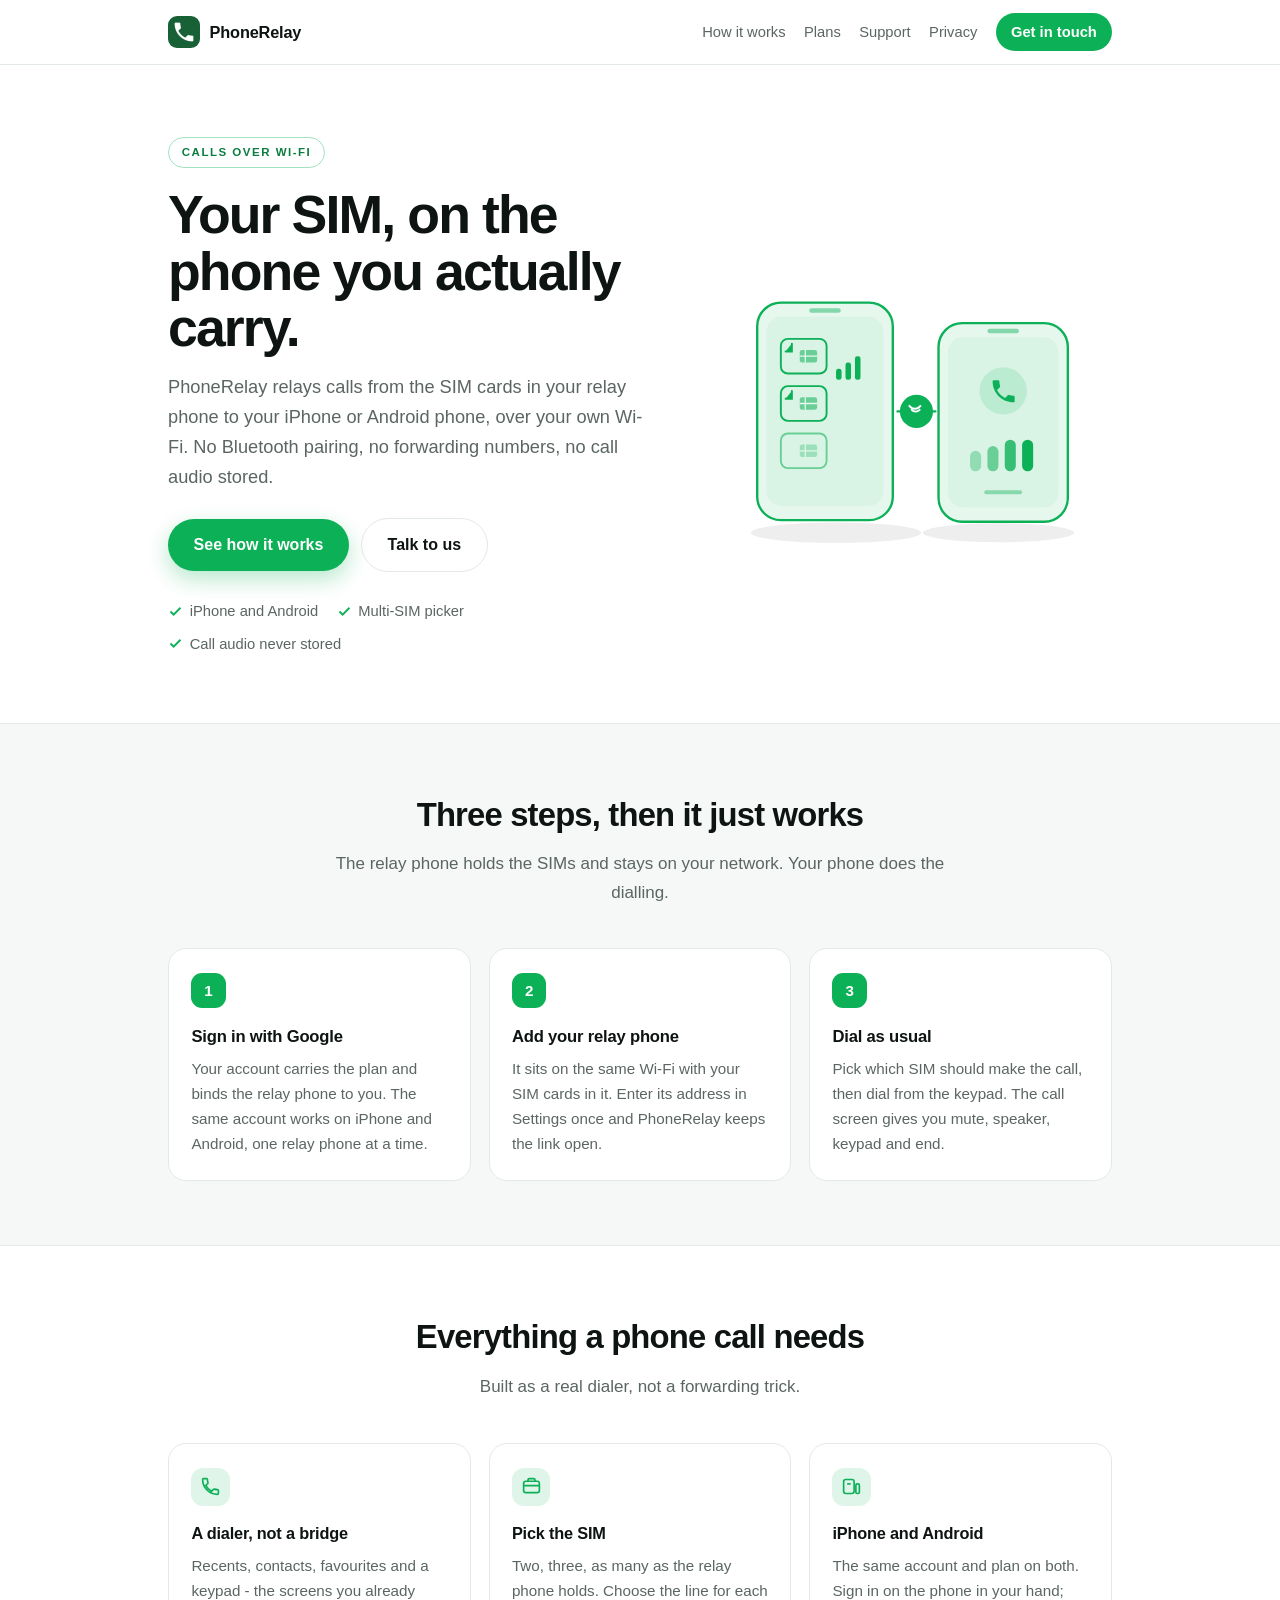
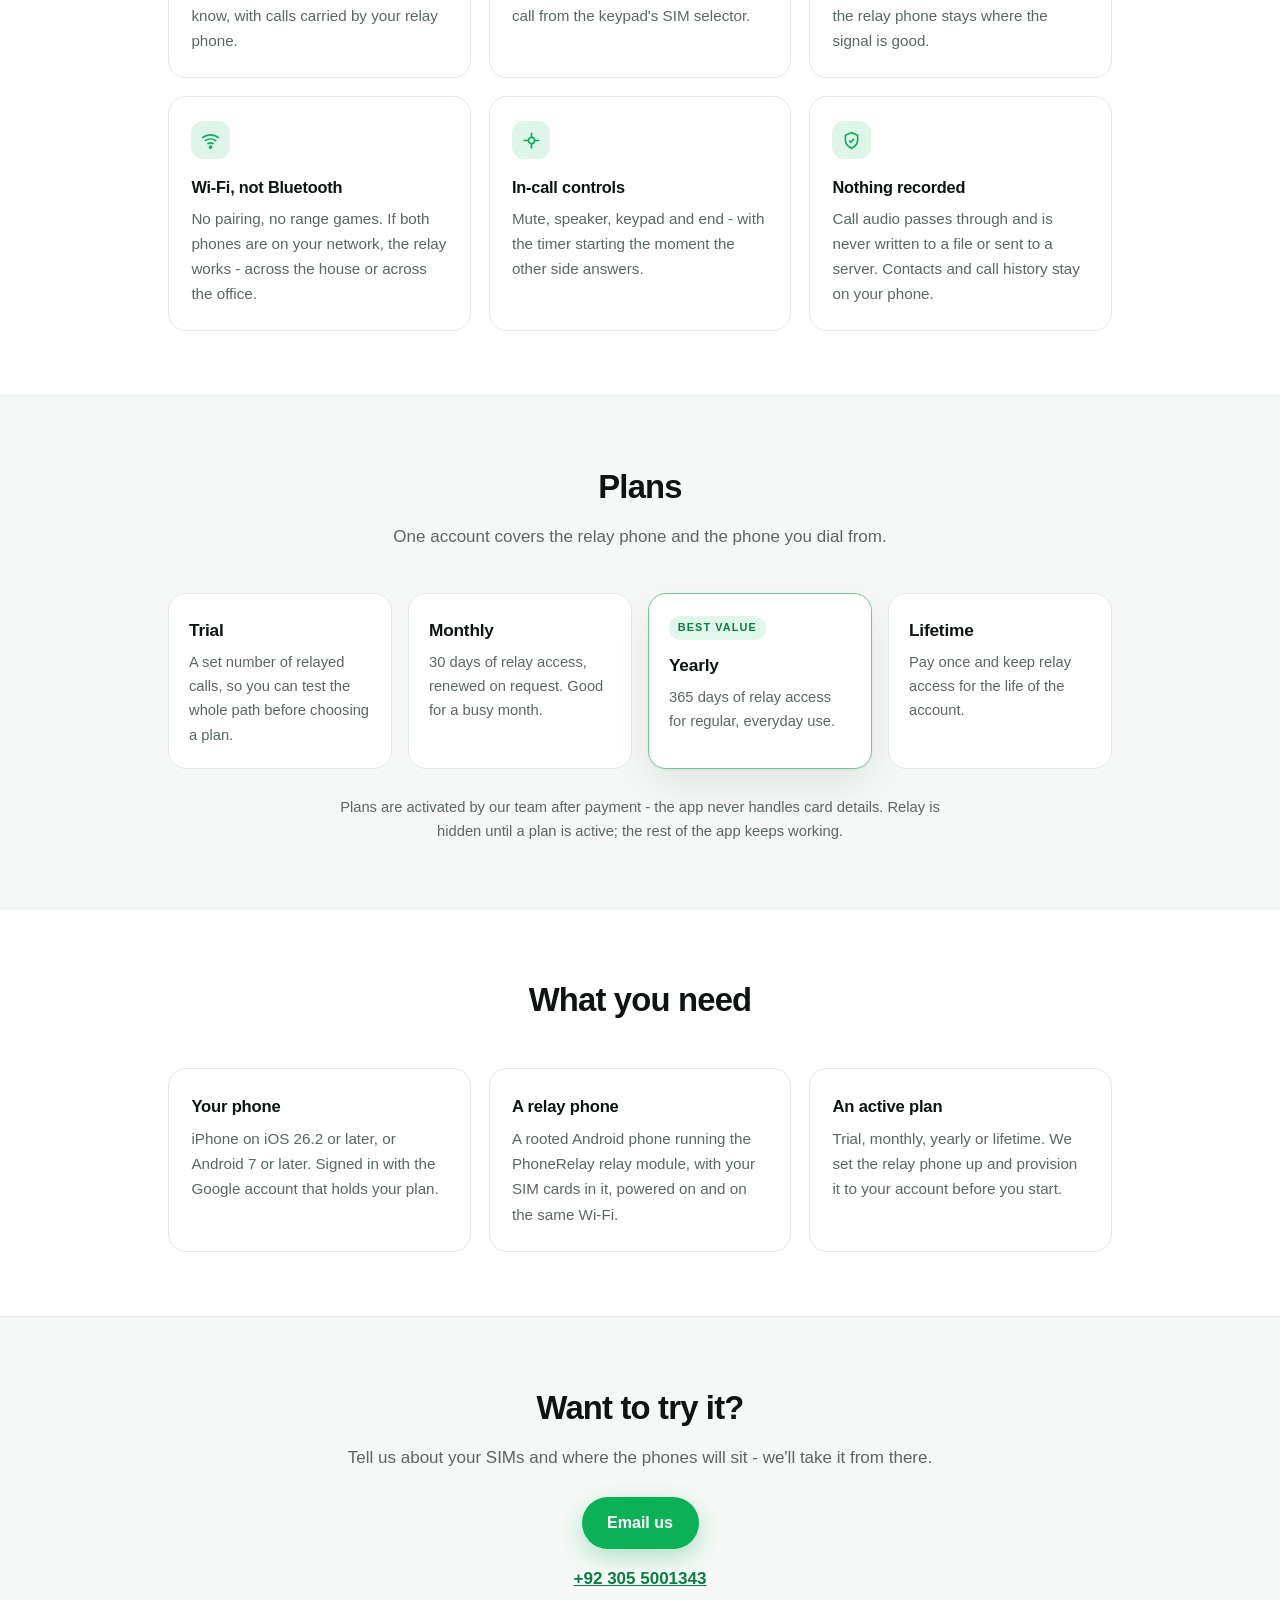
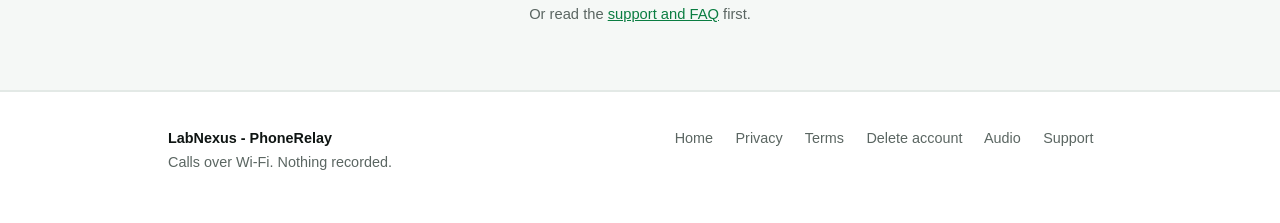
<file: docs/index.html>
<!DOCTYPE html>
<html lang="en">
<head>
<meta charset="utf-8">
<meta name="viewport" content="width=device-width, initial-scale=1">
<title>PhoneRelay - calls from your SIM, over Wi-Fi</title>
<meta name="description" content="PhoneRelay relays calls from the SIM cards in your relay phone to your iPhone or Android phone over your own Wi-Fi. No Bluetooth pairing, no call forwarding, no call recording.">
<meta name="theme-color" content="#0CB057">
<link rel="icon" href="assets/phonerelay-icon.png">
<link rel="stylesheet" href="assets/site.css">
</head>
<body>

<header class="topbar">
  <div class="wrap">
    <a class="brand" href="index.html">
      <img src="assets/phonerelay-icon.png" alt="">
      <span>PhoneRelay</span>
    </a>
    <nav class="nav">
      <a href="#how">How it works</a>
      <a href="#plans">Plans</a>
      <a href="support.html">Support</a>
      <a href="privacy.html">Privacy</a>
      <a class="nav-btn" href="mailto:asfandyaralishah@rocketmail.com?subject=PhoneRelay">Get in touch</a>
    </nav>
  </div>
</header>

<section class="hero">
  <div class="wrap">
    <div>
      <span class="eyebrow">Calls over Wi-Fi</span>
      <h1>Your SIM, on the phone you actually carry.</h1>
      <p class="lede">
        PhoneRelay relays calls from the SIM cards in your relay phone to your
        iPhone or Android phone, over your own Wi-Fi. No Bluetooth pairing, no
        forwarding numbers, no call audio stored.
      </p>
      <div class="actions">
        <a class="btn" href="#how">See how it works</a>
        <a class="btn secondary" href="support.html">Talk to us</a>
      </div>
      <ul class="pills">
        <li><svg viewBox="0 0 24 24"><polyline points="20 6 9 17 4 12"/></svg>iPhone and Android</li>
        <li><svg viewBox="0 0 24 24"><polyline points="20 6 9 17 4 12"/></svg>Multi-SIM picker</li>
        <li><svg viewBox="0 0 24 24"><polyline points="20 6 9 17 4 12"/></svg>Call audio never stored</li>
      </ul>
    </div>
    <img class="hero-art" src="assets/relay.svg" alt="Two phones linked over Wi-Fi, relaying a call">
  </div>
</section>

<section class="alt" id="how">
  <div class="wrap">
    <div class="head">
      <h2>Three steps, then it just works</h2>
      <p>The relay phone holds the SIMs and stays on your network. Your phone does the dialling.</p>
    </div>
    <div class="tiles">
      <div class="tile">
        <div class="n">1</div>
        <h3>Sign in with Google</h3>
        <p>Your account carries the plan and binds the relay phone to you. The same
        account works on iPhone and Android, one relay phone at a time.</p>
      </div>
      <div class="tile">
        <div class="n">2</div>
        <h3>Add your relay phone</h3>
        <p>It sits on the same Wi-Fi with your SIM cards in it. Enter its address in
        Settings once and PhoneRelay keeps the link open.</p>
      </div>
      <div class="tile">
        <div class="n">3</div>
        <h3>Dial as usual</h3>
        <p>Pick which SIM should make the call, then dial from the keypad. The call
        screen gives you mute, speaker, keypad and end.</p>
      </div>
    </div>
  </div>
</section>

<section>
  <div class="wrap">
    <div class="head">
      <h2>Everything a phone call needs</h2>
      <p>Built as a real dialer, not a forwarding trick.</p>
    </div>
    <div class="cards">
      <div class="card">
        <div class="icon"><svg viewBox="0 0 24 24"><path d="M6.6 10.8a15 15 0 0 0 6.6 6.6l2.2-2.2a1 1 0 0 1 1-.2 11 11 0 0 0 3.6.6 1 1 0 0 1 1 1V20a1 1 0 0 1-1 1A17 17 0 0 1 3 4a1 1 0 0 1 1-1h3.5a1 1 0 0 1 1 1 11 11 0 0 0 .6 3.6 1 1 0 0 1-.2 1z"/></svg></div>
        <h3>A dialer, not a bridge</h3>
        <p>Recents, contacts, favourites and a keypad - the screens you already
        know, with calls carried by your relay phone.</p>
      </div>
      <div class="card">
        <div class="icon"><svg viewBox="0 0 24 24"><rect x="3" y="6" width="18" height="13" rx="2.5"/><path d="M8 6V4.5A1.5 1.5 0 0 1 9.5 3h5A1.5 1.5 0 0 1 16 4.5V6M3 11h18"/></svg></div>
        <h3>Pick the SIM</h3>
        <p>Two, three, as many as the relay phone holds. Choose the line for each
        call from the keypad's SIM selector.</p>
      </div>
      <div class="card">
        <div class="icon"><svg viewBox="0 0 24 24"><rect x="3" y="4" width="12" height="16" rx="2.5"/><rect x="17" y="9" width="4" height="11" rx="1.5"/><path d="M7 9h4"/></svg></div>
        <h3>iPhone and Android</h3>
        <p>The same account and plan on both. Sign in on the phone in your hand;
        the relay phone stays where the signal is good.</p>
      </div>
      <div class="card">
        <div class="icon"><svg viewBox="0 0 24 24"><path d="M2.5 9a15 15 0 0 1 19 0M5.5 12.5a10.5 10.5 0 0 1 13 0M8.5 16a6 6 0 0 1 7 0"/><circle cx="12" cy="19.5" r="1.2"/></svg></div>
        <h3>Wi-Fi, not Bluetooth</h3>
        <p>No pairing, no range games. If both phones are on your network, the
        relay works - across the house or across the office.</p>
      </div>
      <div class="card">
        <div class="icon"><svg viewBox="0 0 24 24"><path d="M12 3v6M12 15v6M3 12h6M15 12h6"/><circle cx="12" cy="12" r="3.5"/></svg></div>
        <h3>In-call controls</h3>
        <p>Mute, speaker, keypad and end - with the timer starting the moment the
        other side answers.</p>
      </div>
      <div class="card">
        <div class="icon"><svg viewBox="0 0 24 24"><path d="M12 3l7 3v5.5c0 4.4-2.9 7.6-7 9.5-4.1-1.9-7-5.1-7-9.5V6z"/><path d="M9.2 12l2 2 3.8-4"/></svg></div>
        <h3>Nothing recorded</h3>
        <p>Call audio passes through and is never written to a file or sent to a
        server. Contacts and call history stay on your phone.</p>
      </div>
    </div>
  </div>
</section>

<section class="alt" id="plans">
  <div class="wrap">
    <div class="head">
      <h2>Plans</h2>
      <p>One account covers the relay phone and the phone you dial from.</p>
    </div>
    <div class="plans">
      <div class="plan">
        <h3>Trial</h3>
        <p>A set number of relayed calls, so you can test the whole path before
        choosing a plan.</p>
      </div>
      <div class="plan">
        <h3>Monthly</h3>
        <p>30 days of relay access, renewed on request. Good for a busy month.</p>
      </div>
      <div class="plan featured">
        <span class="tag">Best value</span>
        <h3>Yearly</h3>
        <p>365 days of relay access for regular, everyday use.</p>
      </div>
      <div class="plan">
        <h3>Lifetime</h3>
        <p>Pay once and keep relay access for the life of the account.</p>
      </div>
    </div>
    <p class="plans-note">
      Plans are activated by our team after payment - the app never handles card
      details. Relay is hidden until a plan is active; the rest of the app keeps
      working.
    </p>
  </div>
</section>

<section>
  <div class="wrap">
    <div class="head">
      <h2>What you need</h2>
    </div>
    <div class="tiles">
      <div class="tile">
        <h3>Your phone</h3>
        <p>iPhone on iOS 26.2 or later, or Android 7 or later. Signed in with the
        Google account that holds your plan.</p>
      </div>
      <div class="tile">
        <h3>A relay phone</h3>
        <p>A rooted Android phone running the PhoneRelay relay module, with your
        SIM cards in it, powered on and on the same Wi-Fi.</p>
      </div>
      <div class="tile">
        <h3>An active plan</h3>
        <p>Trial, monthly, yearly or lifetime. We set the relay phone up and
        provision it to your account before you start.</p>
      </div>
    </div>
  </div>
</section>

<section class="alt cta">
  <div class="wrap">
    <div class="head">
      <h2>Want to try it?</h2>
      <p>Tell us about your SIMs and where the phones will sit - we'll take it from there.</p>
    </div>
    <a class="btn" href="mailto:asfandyaralishah@rocketmail.com?subject=PhoneRelay">Email us</a>
    <span class="num"><a href="https://wa.me/923055001343">+92 305 5001343</a></span>
    <p class="alt-contact">Or read the <a href="support.html">support and FAQ</a> first.</p>
  </div>
</section>

<footer class="footer">
  <div class="wrap">
    <div>
      <div class="who">LabNexus - PhoneRelay</div>
      <div>Calls over Wi-Fi. Nothing recorded.</div>
    </div>
    <div class="links">
      <a href="index.html">Home</a>
      <a href="privacy.html">Privacy</a>
      <a href="terms.html">Terms</a>
      <a href="account-deletion.html">Delete account</a>
      <a href="headsets.html">Audio</a>
      <a href="support.html">Support</a>
    </div>
  </div>
</footer>

</body>
</html>
</file>
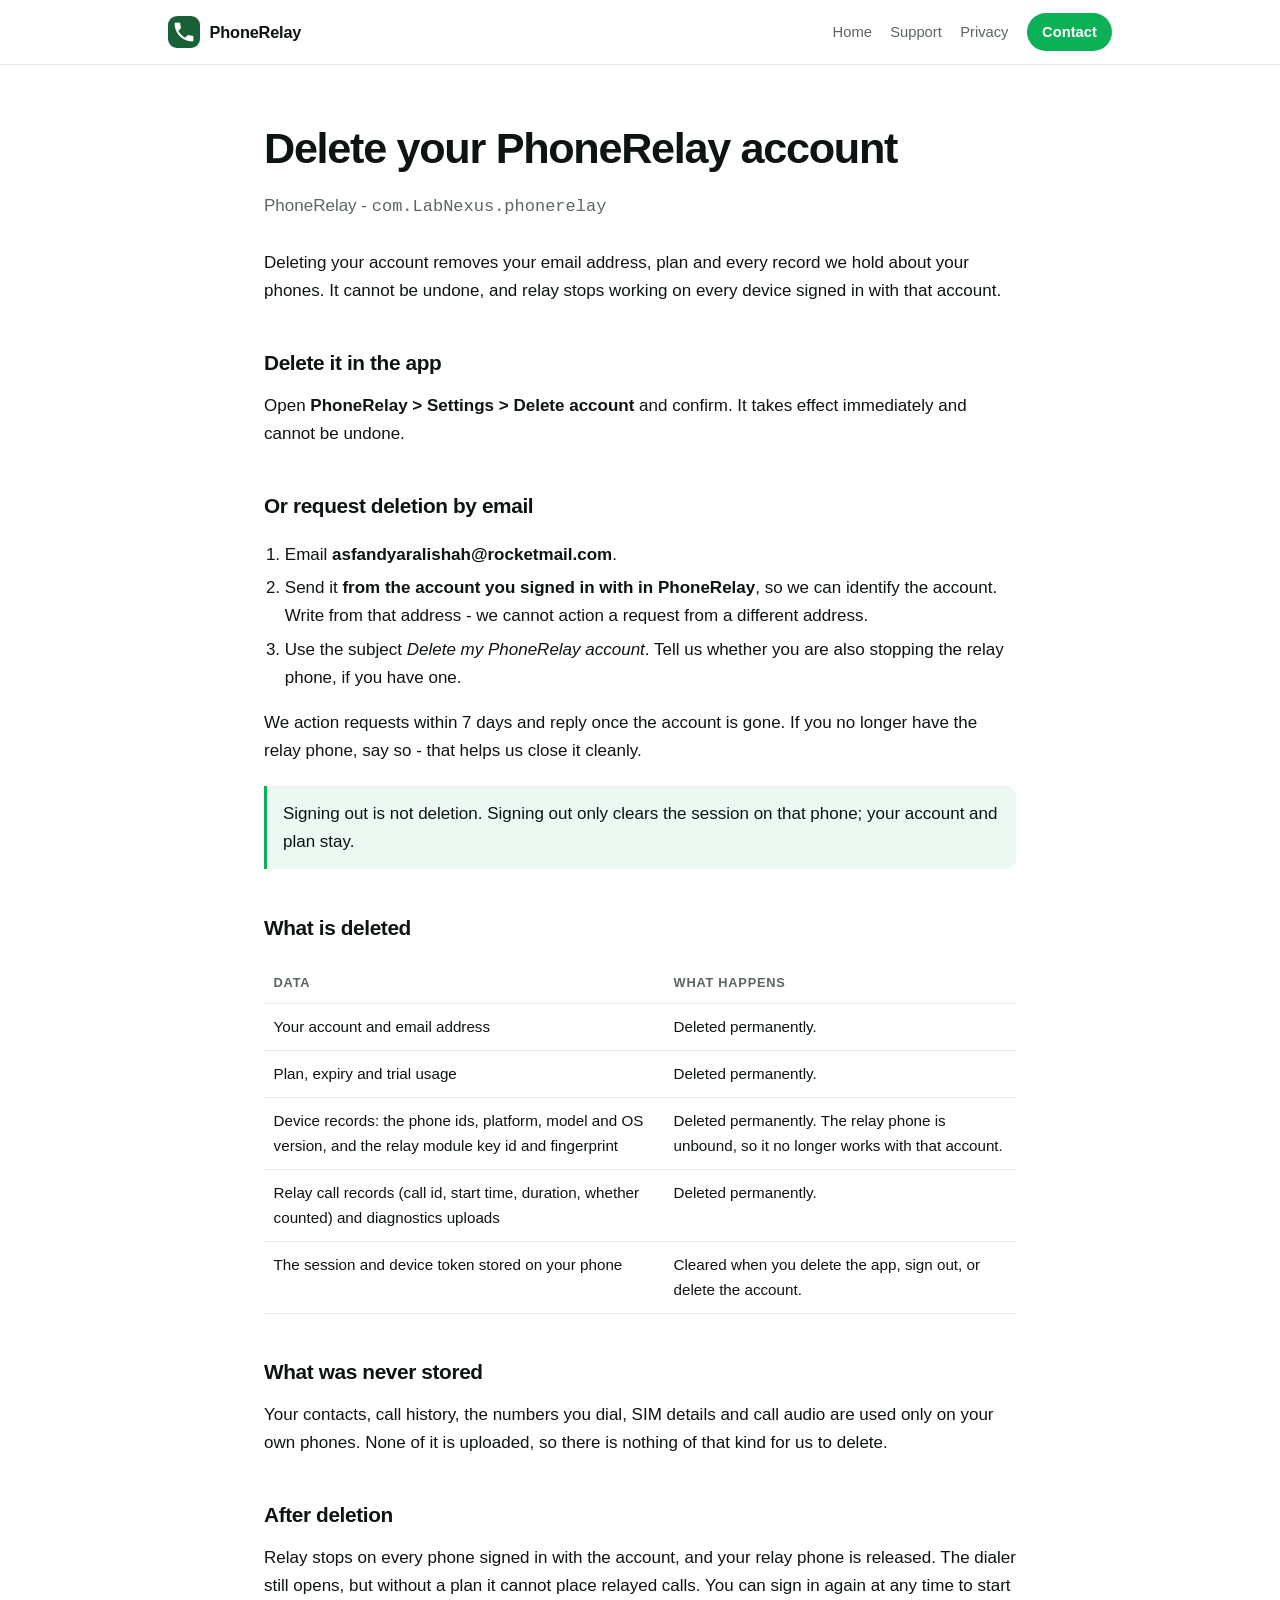
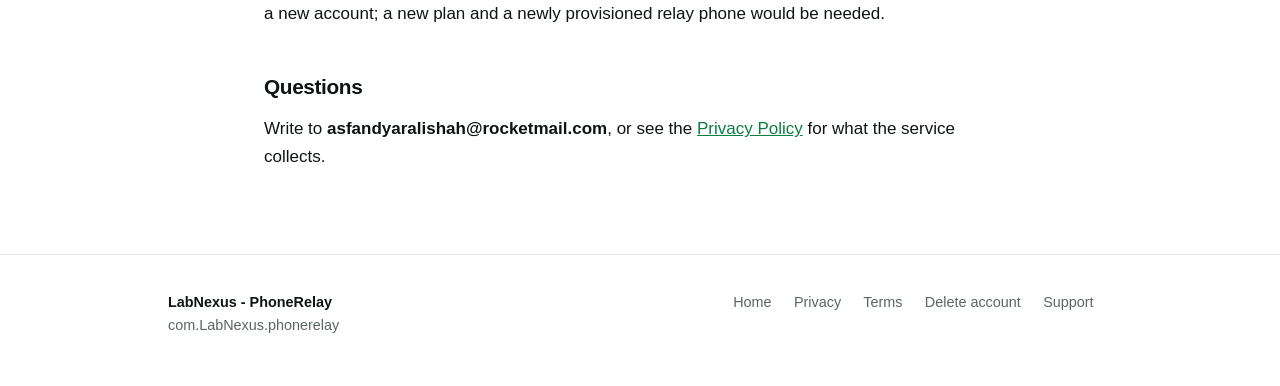
<file: docs/account-deletion.html>
<!DOCTYPE html>
<html lang="en">
<head>
<meta charset="utf-8">
<meta name="viewport" content="width=device-width, initial-scale=1">
<title>Delete your account - PhoneRelay</title>
<meta name="description" content="How to delete your PhoneRelay account and everything stored with it.">
<meta name="theme-color" content="#0CB057">
<link rel="icon" href="assets/phonerelay-icon.png">
<link rel="stylesheet" href="assets/site.css">
</head>
<body>

<header class="topbar">
  <div class="wrap">
    <a class="brand" href="index.html">
      <img src="assets/phonerelay-icon.png" alt="">
      <span>PhoneRelay</span>
    </a>
    <nav class="nav">
      <a href="index.html">Home</a>
      <a href="support.html">Support</a>
      <a href="privacy.html">Privacy</a>
      <a class="nav-btn" href="mailto:asfandyaralishah@rocketmail.com?subject=Delete%20my%20PhoneRelay%20account">Contact</a>
    </nav>
  </div>
</header>

<div class="wrap">
  <div class="page-head">
    <h1>Delete your PhoneRelay account</h1>
    <p>PhoneRelay - <code>com.LabNexus.phonerelay</code></p>
  </div>

  <main class="prose">
    <p>
      Deleting your account removes your email address, plan and every record we hold
      about your phones. It cannot be undone, and relay stops working on every device
      signed in with that account.
    </p>

    <h2>Delete it in the app</h2>
    <p>
      Open <strong>PhoneRelay &gt; Settings &gt; Delete account</strong> and confirm.
      It takes effect immediately and cannot be undone.
    </p>

    <h2>Or request deletion by email</h2>
    <ol>
      <li>Email <strong>asfandyaralishah@rocketmail.com</strong>.</li>
      <li>Send it <strong>from the account you signed in with in PhoneRelay</strong>, so
      we can identify the account. Write from that address - we cannot action a
      request from a different address.</li>
      <li>Use the subject <em>Delete my PhoneRelay account</em>. Tell us whether you
      are also stopping the relay phone, if you have one.</li>
    </ol>
    <p>
      We action requests within 7 days and reply once the account is gone. If you no
      longer have the relay phone, say so - that helps us close it cleanly.
    </p>

    <div class="note">
      <p>
        Signing out is not deletion. Signing out only clears the session on that phone;
        your account and plan stay.
      </p>
    </div>

    <h2>What is deleted</h2>
    <table>
      <tr><th>Data</th><th>What happens</th></tr>
      <tr>
        <td>Your account and email address</td>
        <td>Deleted permanently.</td>
      </tr>
      <tr>
        <td>Plan, expiry and trial usage</td>
        <td>Deleted permanently.</td>
      </tr>
      <tr>
        <td>Device records: the phone ids, platform, model and OS version, and the
        relay module key id and fingerprint</td>
        <td>Deleted permanently. The relay phone is unbound, so it no longer works
        with that account.</td>
      </tr>
      <tr>
        <td>Relay call records (call id, start time, duration, whether counted) and
        diagnostics uploads</td>
        <td>Deleted permanently.</td>
      </tr>
      <tr>
        <td>The session and device token stored on your phone</td>
        <td>Cleared when you delete the app, sign out, or delete the account.</td>
      </tr>
    </table>

    <h2>What was never stored</h2>
    <p>
      Your contacts, call history, the numbers you dial, SIM details and call audio
      are used only on your own phones. None of it is uploaded, so there is nothing of
      that kind for us to delete.
    </p>

    <h2>After deletion</h2>
    <p>
      Relay stops on every phone signed in with the account, and your relay phone is
      released. The dialer still opens, but without a plan it cannot place relayed
      calls. You can sign in again at any time to start a new account; a new plan and
      a newly provisioned relay phone would be needed.
    </p>

    <h2>Questions</h2>
    <p>
      Write to <strong>asfandyaralishah@rocketmail.com</strong>, or see the
      <a href="privacy.html">Privacy Policy</a> for what the service collects.
    </p>
  </main>
</div>

<footer class="footer">
  <div class="wrap">
    <div>
      <div class="who">LabNexus - PhoneRelay</div>
      <div>com.LabNexus.phonerelay</div>
    </div>
    <div class="links">
      <a href="index.html">Home</a>
      <a href="privacy.html">Privacy</a>
      <a href="terms.html">Terms</a>
      <a href="account-deletion.html">Delete account</a>
      <a href="support.html">Support</a>
    </div>
  </div>
</footer>

</body>
</html>
</file>
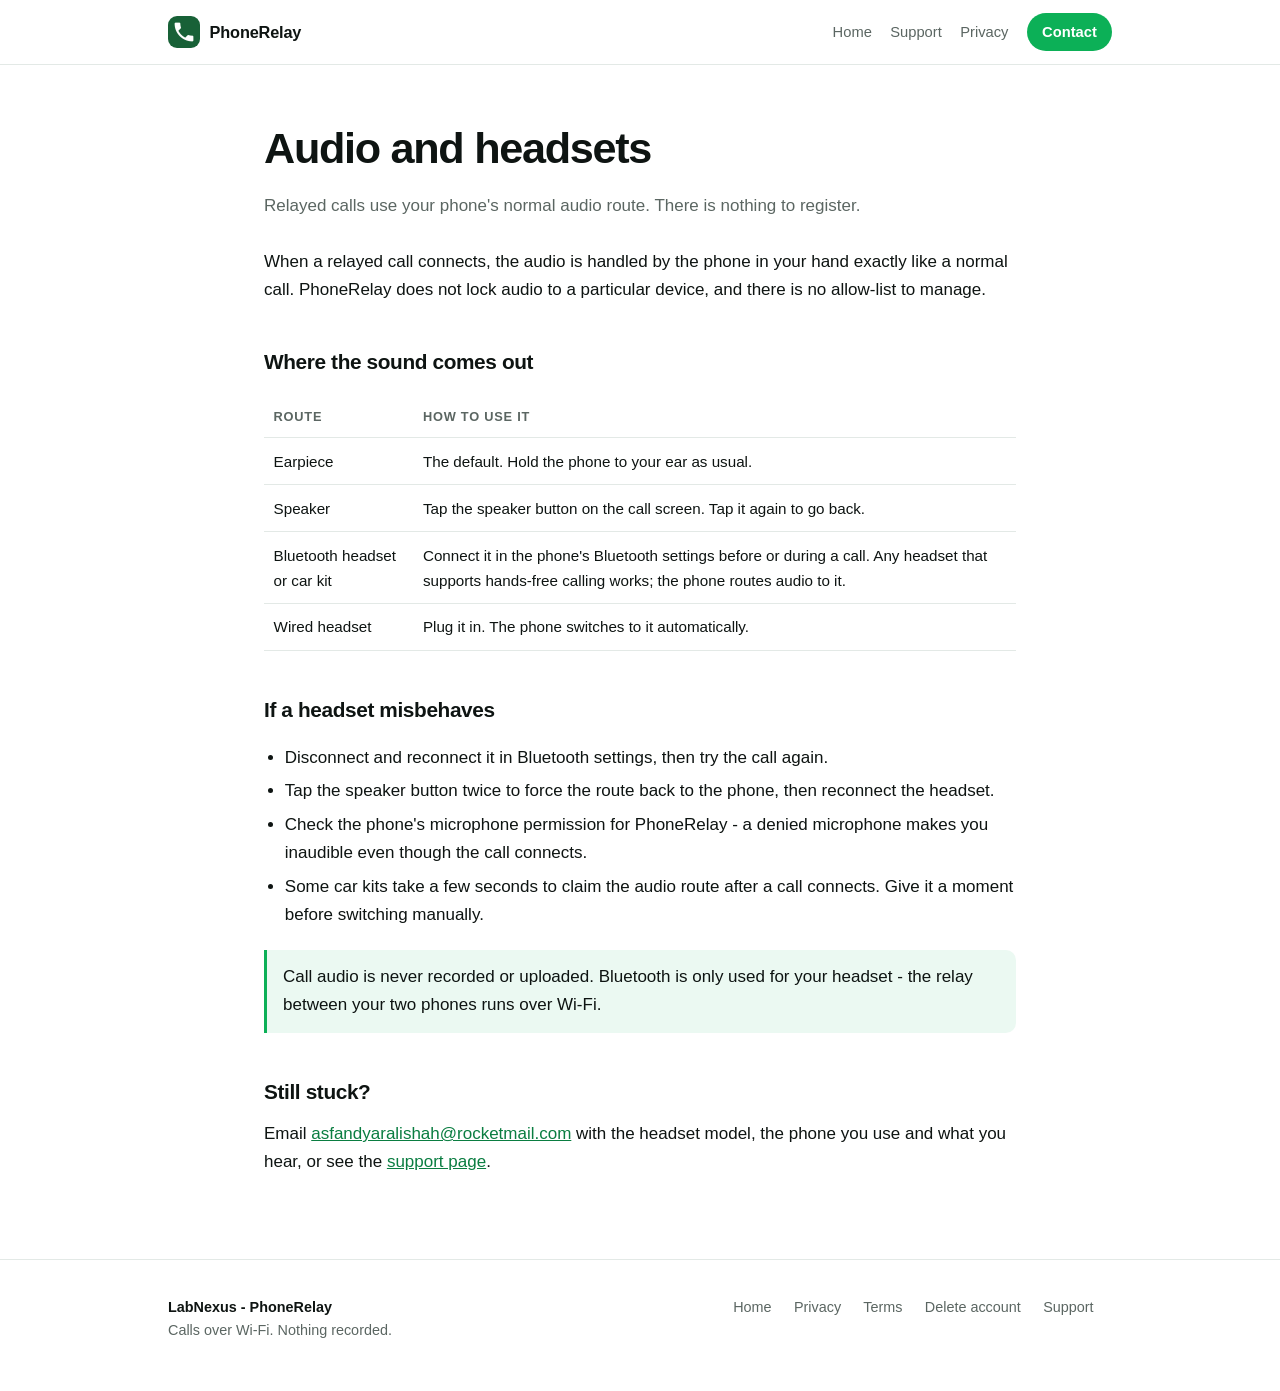
<file: docs/headsets.html>
<!DOCTYPE html>
<html lang="en">
<head>
<meta charset="utf-8">
<meta name="viewport" content="width=device-width, initial-scale=1">
<title>Audio and headsets - PhoneRelay</title>
<meta name="description" content="How PhoneRelay routes call audio on iPhone and Android, and how Bluetooth headsets fit in.">
<meta name="theme-color" content="#0CB057">
<link rel="icon" href="assets/phonerelay-icon.png">
<link rel="stylesheet" href="assets/site.css">
</head>
<body>

<header class="topbar">
  <div class="wrap">
    <a class="brand" href="index.html">
      <img src="assets/phonerelay-icon.png" alt="">
      <span>PhoneRelay</span>
    </a>
    <nav class="nav">
      <a href="index.html">Home</a>
      <a href="support.html">Support</a>
      <a href="privacy.html">Privacy</a>
      <a class="nav-btn" href="mailto:asfandyaralishah@rocketmail.com?subject=PhoneRelay%20audio">Contact</a>
    </nav>
  </div>
</header>

<div class="wrap">
  <div class="page-head">
    <h1>Audio and headsets</h1>
    <p>Relayed calls use your phone's normal audio route. There is nothing to register.</p>
  </div>

  <main class="prose">
    <p>
      When a relayed call connects, the audio is handled by the phone in your hand
      exactly like a normal call. PhoneRelay does not lock audio to a particular
      device, and there is no allow-list to manage.
    </p>

    <h2>Where the sound comes out</h2>
    <table>
      <tr><th>Route</th><th>How to use it</th></tr>
      <tr>
        <td>Earpiece</td>
        <td>The default. Hold the phone to your ear as usual.</td>
      </tr>
      <tr>
        <td>Speaker</td>
        <td>Tap the speaker button on the call screen. Tap it again to go back.</td>
      </tr>
      <tr>
        <td>Bluetooth headset or car kit</td>
        <td>Connect it in the phone's Bluetooth settings before or during a call. Any
        headset that supports hands-free calling works; the phone routes audio to it.</td>
      </tr>
      <tr>
        <td>Wired headset</td>
        <td>Plug it in. The phone switches to it automatically.</td>
      </tr>
    </table>

    <h2>If a headset misbehaves</h2>
    <ul>
      <li>Disconnect and reconnect it in Bluetooth settings, then try the call again.</li>
      <li>Tap the speaker button twice to force the route back to the phone, then
      reconnect the headset.</li>
      <li>Check the phone's microphone permission for PhoneRelay - a denied microphone
      makes you inaudible even though the call connects.</li>
      <li>Some car kits take a few seconds to claim the audio route after a call
      connects. Give it a moment before switching manually.</li>
    </ul>

    <div class="note">
      <p>
        Call audio is never recorded or uploaded. Bluetooth is only used for your
        headset - the relay between your two phones runs over Wi-Fi.
      </p>
    </div>

    <h2>Still stuck?</h2>
    <p>
      Email <a href="mailto:asfandyaralishah@rocketmail.com?subject=PhoneRelay%20audio">asfandyaralishah@rocketmail.com</a>
      with the headset model, the phone you use and what you hear, or see the
      <a href="support.html">support page</a>.
    </p>
  </main>
</div>

<footer class="footer">
  <div class="wrap">
    <div>
      <div class="who">LabNexus - PhoneRelay</div>
      <div>Calls over Wi-Fi. Nothing recorded.</div>
    </div>
    <div class="links">
      <a href="index.html">Home</a>
      <a href="privacy.html">Privacy</a>
      <a href="terms.html">Terms</a>
      <a href="account-deletion.html">Delete account</a>
      <a href="support.html">Support</a>
    </div>
  </div>
</footer>

</body>
</html>
</file>
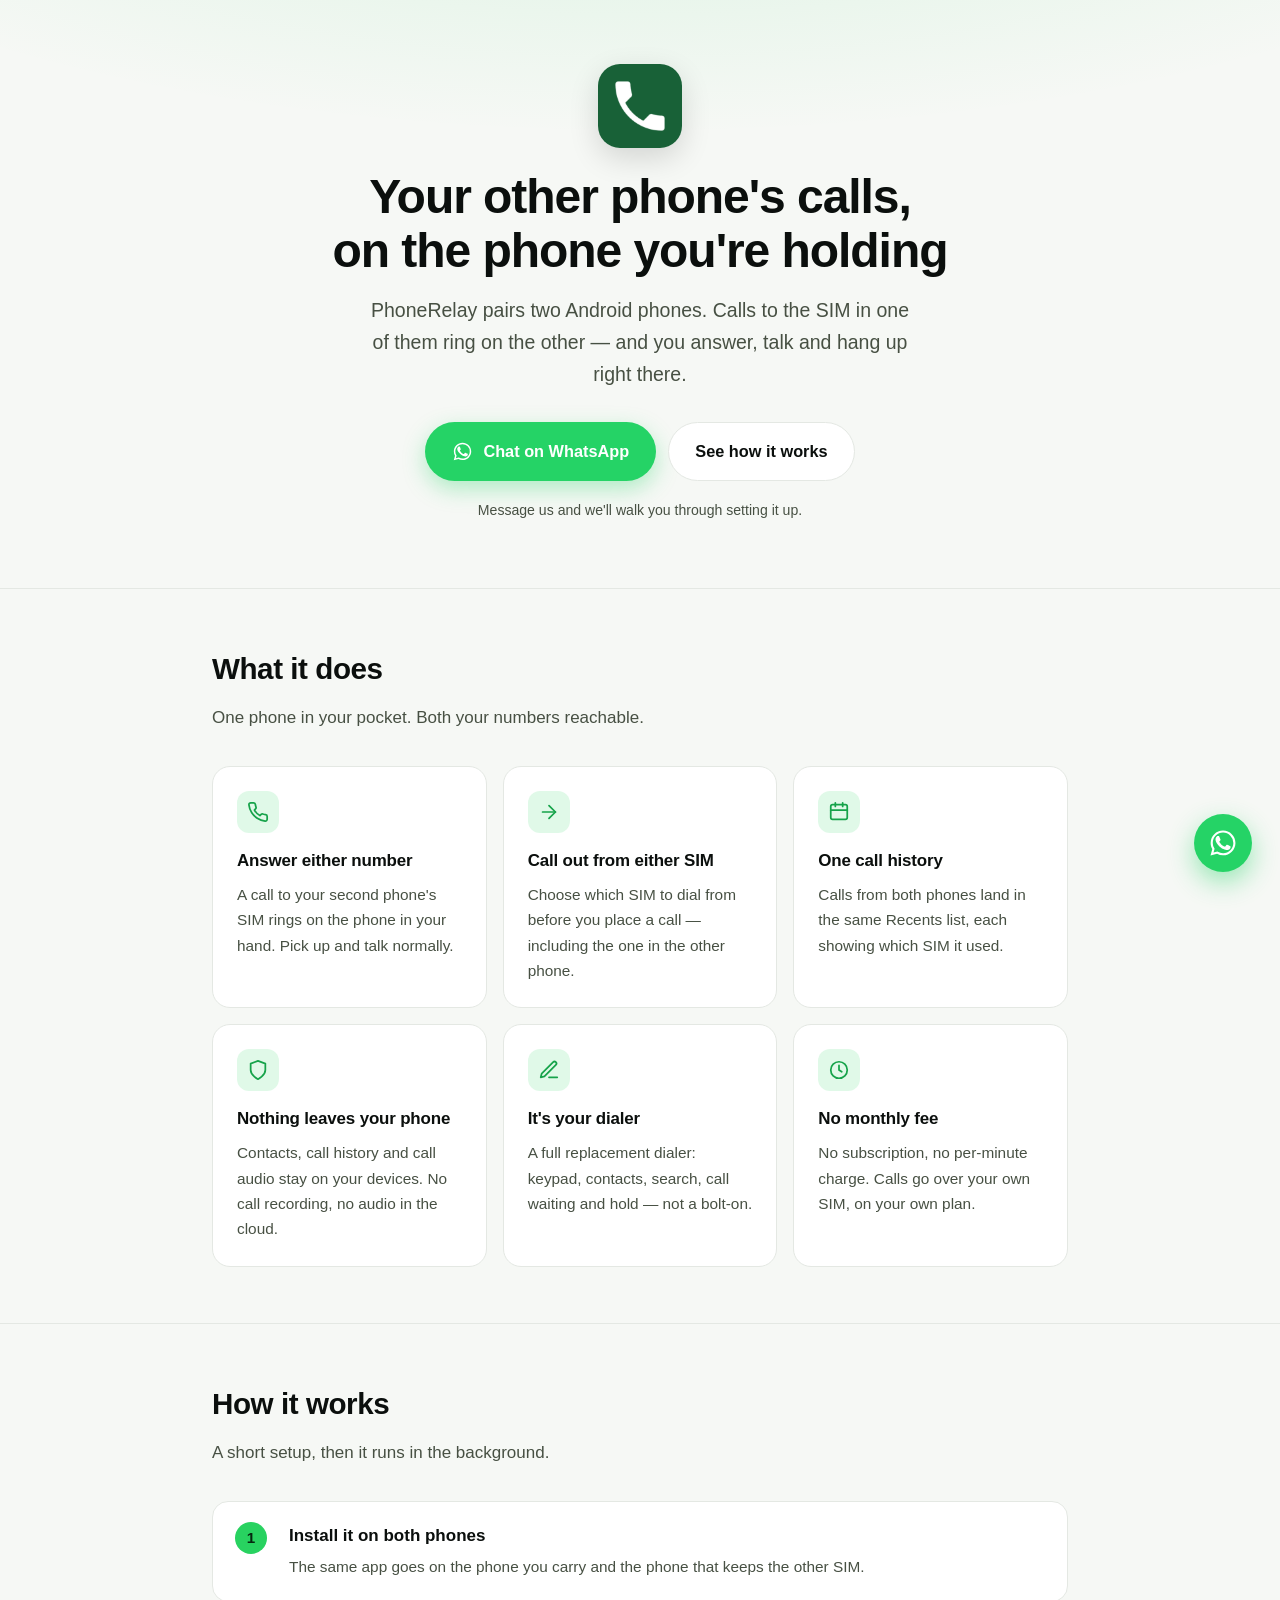
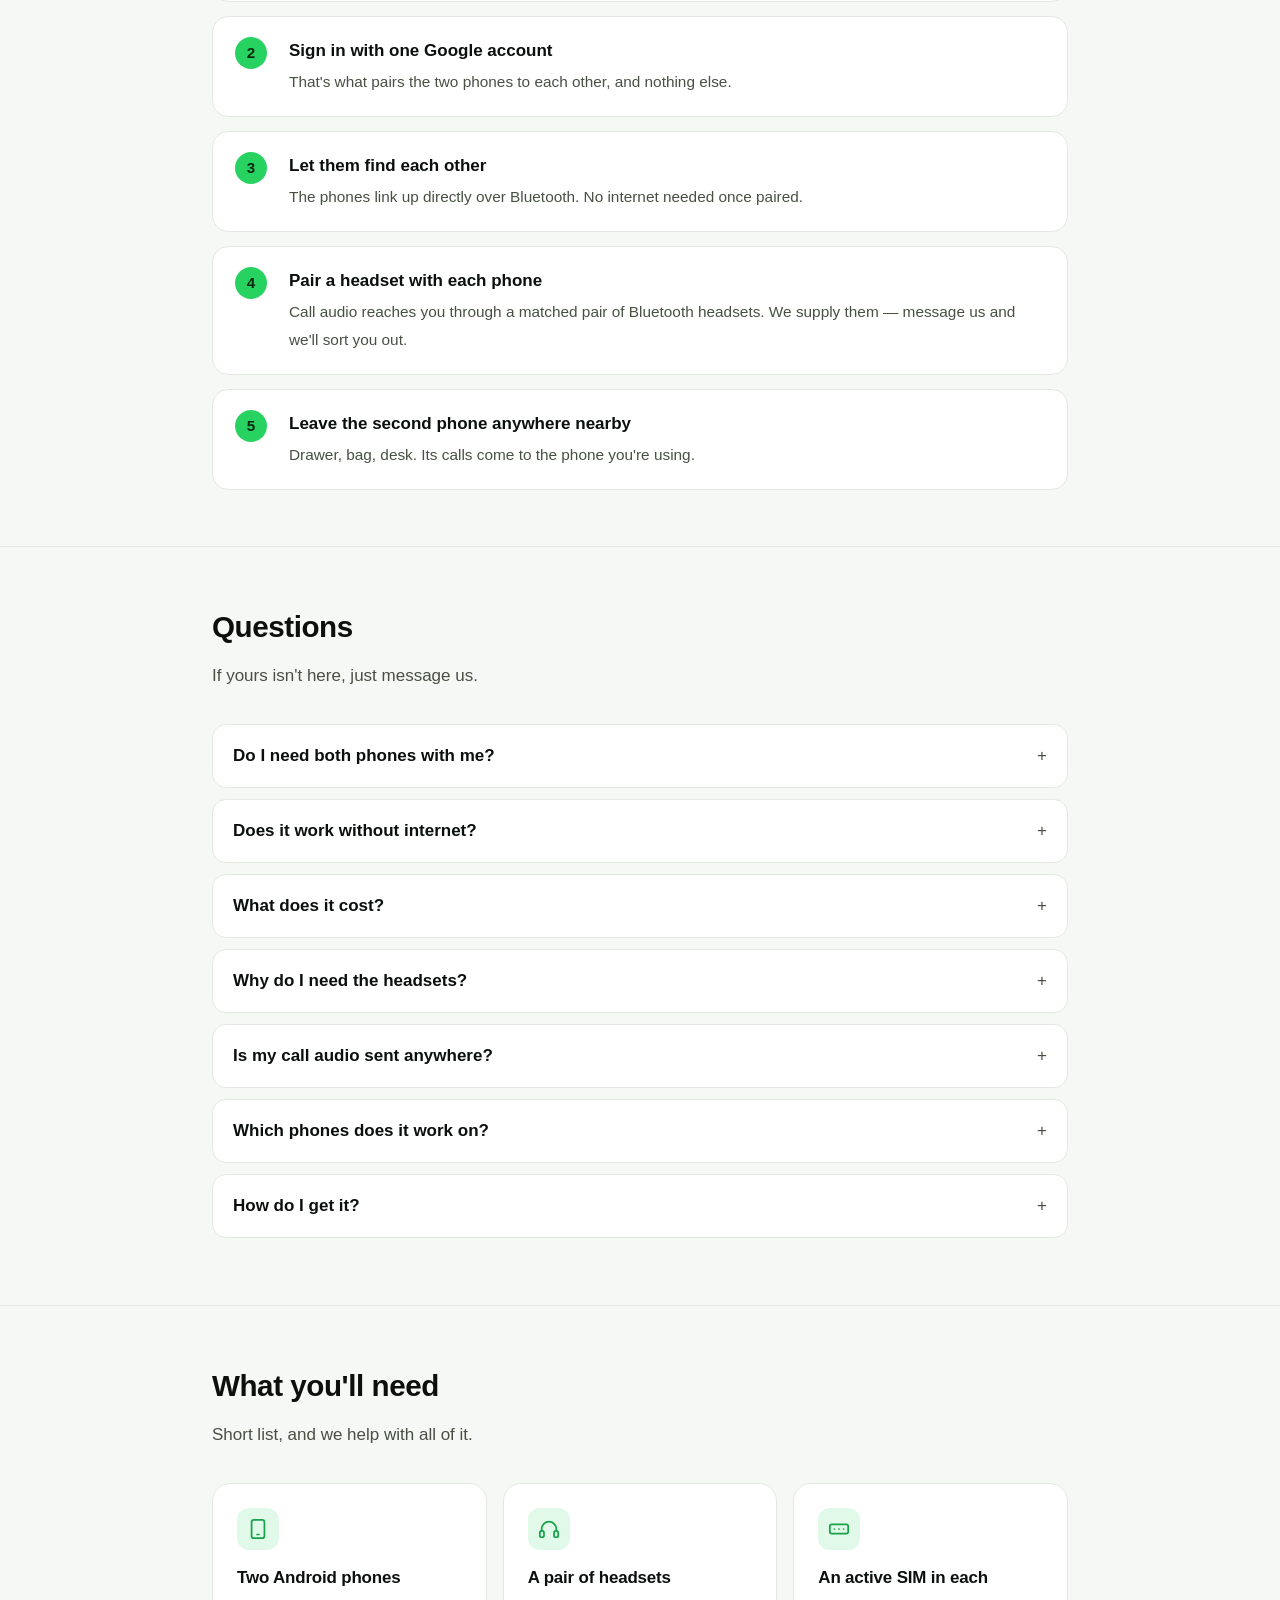
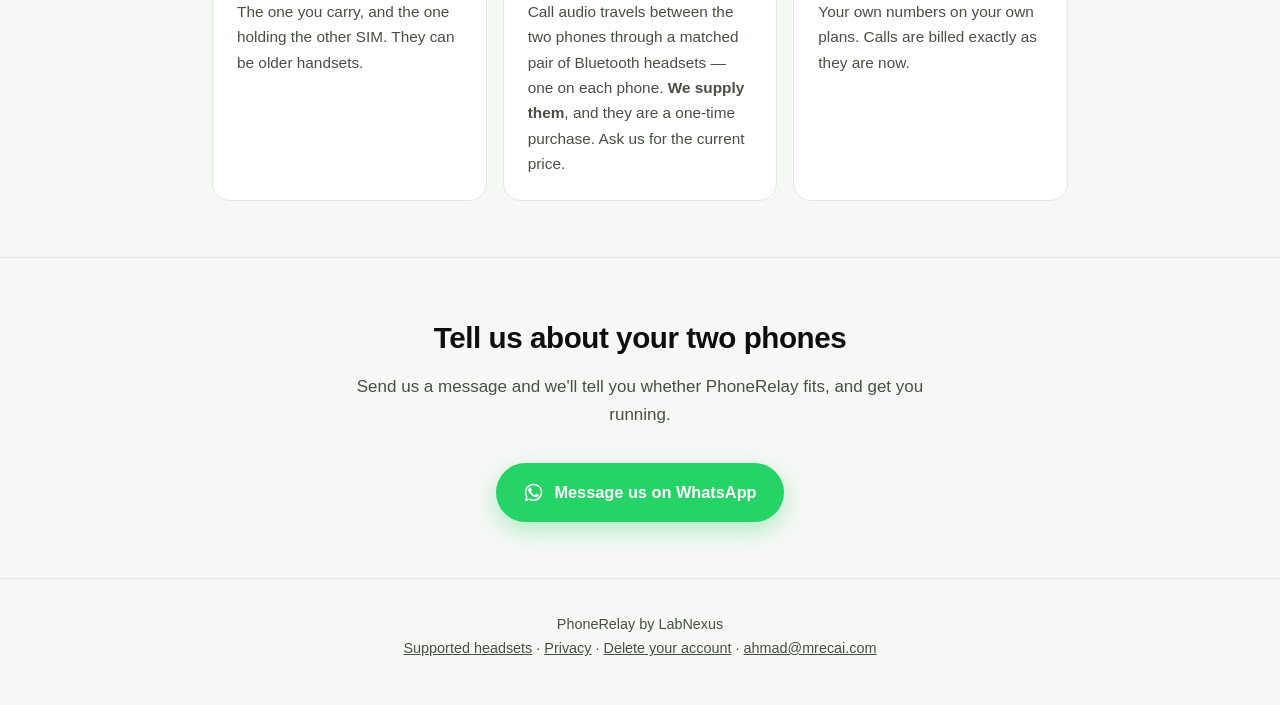
<file: docs/MetaAd.html>
<!DOCTYPE html>
<html lang="en">
<head>
<meta charset="utf-8">
<meta name="viewport" content="width=device-width, initial-scale=1">
<title>PhoneRelay — Take your other phone's calls on this one</title>
<meta name="description" content="PhoneRelay pairs two Android phones so calls on one SIM ring, and are answered, on the other. Leave the second phone at home.">

<meta property="og:title" content="PhoneRelay — Take your other phone's calls on this one">
<meta property="og:description" content="Pair two Android phones. Calls to one SIM ring on the other, and you answer them there.">
<meta property="og:type" content="website">

<link rel="icon" href="[data-uri]">

<style>
  :root {
    --green:   #28D260;
    --green-d: #16a34a;
    --wa:      #25D366;
    --ink:     #0b0f0d;
    --body:    #475043;
    --line:    #e4e8e3;
    --card:    #ffffff;
    --bg:      #f6f8f5;
  }
  @media (prefers-color-scheme: dark) {
    :root {
      --ink:  #f2f5f1;
      --body: #a8b3a6;
      --line: #23291f;
      --card: #141812;
      --bg:   #0b0f0d;
    }
  }

  * { box-sizing: border-box; }
  html { -webkit-text-size-adjust: 100%; }
  body {
    margin: 0;
    background: var(--bg);
    color: var(--ink);
    font: 17px/1.65 -apple-system, BlinkMacSystemFont, "Segoe UI", Roboto, "Helvetica Neue", sans-serif;
  }
  .wrap { max-width: 56rem; margin: 0 auto; padding: 0 20px; }

  /* ---------- hero ---------- */
  header {
    text-align: center;
    padding: 64px 0 52px;
    background:
      radial-gradient(90rem 32rem at 50% -14rem, rgba(40,210,96,.16), transparent 70%);
  }
  .logo {
    width: 84px; height: 84px; border-radius: 22px;
    display: block; margin: 0 auto 22px;
    box-shadow: 0 10px 30px rgba(0,0,0,.14);
  }
  h1 {
    font-size: clamp(1.9rem, 6vw, 3rem);
    line-height: 1.12;
    letter-spacing: -.022em;
    margin: 0 0 16px;
  }
  .lead {
    font-size: clamp(1.02rem, 2.6vw, 1.22rem);
    color: var(--body);
    max-width: 34rem;
    margin: 0 auto 32px;
  }

  /* ---------- buttons ---------- */
  .cta { display: flex; flex-wrap: wrap; gap: 12px; justify-content: center; }
  .btn {
    display: inline-flex; align-items: center; gap: 10px;
    padding: 15px 26px; border-radius: 999px;
    font-size: 1.02rem; font-weight: 650;
    text-decoration: none; border: 1px solid transparent;
    transition: transform .12s ease, box-shadow .12s ease, background-color .12s ease;
  }
  .btn:active { transform: scale(.97); }
  .btn-wa {
    background: var(--wa); color: #fff;
    box-shadow: 0 8px 22px rgba(37,211,102,.34);
  }
  .btn-wa:hover { background: #1fbe5b; }
  .btn-ghost {
    background: var(--card); color: var(--ink); border-color: var(--line);
  }
  .btn svg { width: 21px; height: 21px; flex: none; }
  .note { font-size: .88rem; color: var(--body); margin-top: 18px; }

  /* ---------- sections ---------- */
  section { padding: 56px 0; border-top: 1px solid var(--line); }
  h2 {
    font-size: clamp(1.35rem, 3.6vw, 1.85rem);
    letter-spacing: -.015em;
    margin: 0 0 10px;
  }
  .sub { color: var(--body); margin: 0 0 34px; max-width: 38rem; }

  .grid { display: grid; gap: 16px; grid-template-columns: repeat(auto-fit, minmax(15rem, 1fr)); }
  .card {
    background: var(--card);
    border: 1px solid var(--line);
    border-radius: 18px;
    padding: 24px;
  }
  .card h3 { margin: 14px 0 7px; font-size: 1.06rem; letter-spacing: -.01em; }
  .card p  { margin: 0; color: var(--body); font-size: .96rem; }
  .ico {
    width: 42px; height: 42px; border-radius: 12px;
    background: rgba(40,210,96,.14);
    display: grid; place-items: center;
  }
  .ico svg { width: 22px; height: 22px; stroke: var(--green-d); fill: none; stroke-width: 1.9; stroke-linecap: round; stroke-linejoin: round; }
  @media (prefers-color-scheme: dark) { .ico svg { stroke: var(--green); } }

  /* ---------- steps ---------- */
  ol.steps { counter-reset: s; list-style: none; padding: 0; margin: 0; display: grid; gap: 14px; }
  ol.steps li {
    counter-increment: s;
    display: grid; grid-template-columns: 38px 1fr; gap: 16px; align-items: start;
    background: var(--card); border: 1px solid var(--line);
    border-radius: 16px; padding: 20px 22px;
  }
  ol.steps li::before {
    content: counter(s);
    width: 32px; height: 32px; border-radius: 50%;
    background: var(--green); color: #05270f;
    display: grid; place-items: center;
    font-weight: 750; font-size: .95rem;
  }
  ol.steps strong { display: block; margin-bottom: 3px; }
  ol.steps span { color: var(--body); font-size: .96rem; }

  /* ---------- faq ---------- */
  details {
    background: var(--card); border: 1px solid var(--line);
    border-radius: 14px; padding: 17px 20px; margin-bottom: 11px;
  }
  details + details { margin-top: 0; }
  summary { cursor: pointer; font-weight: 620; list-style: none; }
  summary::-webkit-details-marker { display: none; }
  summary::after { content: "+"; float: right; color: var(--body); font-weight: 400; }
  details[open] summary::after { content: "−"; }
  details p { color: var(--body); margin: 11px 0 0; font-size: .96rem; }

  /* ---------- closing + footer ---------- */
  .closing { text-align: center; }
  footer {
    border-top: 1px solid var(--line);
    padding: 34px 0 44px;
    text-align: center; color: var(--body); font-size: .9rem;
  }
  footer a { color: inherit; }

  /* ---------- floating whatsapp ---------- */
  .fab {
    position: fixed; right: 18px; bottom: 18px; z-index: 50;
    width: 58px; height: 58px; border-radius: 50%;
    background: var(--wa); display: grid; place-items: center;
    box-shadow: 0 10px 26px rgba(37,211,102,.45);
    transition: transform .12s ease;
  }
  .fab:active { transform: scale(.93); }
  .fab svg { width: 30px; height: 30px; }
  @media (min-width: 900px) { .fab { right: 28px; bottom: 28px; } }
</style>
</head>
<body>

<header>
  <div class="wrap">
    <img class="logo" src="[data-uri]" alt="PhoneRelay">
    <h1>Your other phone's calls,<br>on the phone you're holding</h1>
    <p class="lead">
      PhoneRelay pairs two Android phones. Calls to the SIM in one of them ring on
      the other — and you answer, talk and hang up right there.
    </p>
    <div class="cta">
      <a class="btn btn-wa" href="https://wa.me/923055001343?text=Hi%2C%20I%27m%20interested%20in%20Phone%20Link" target="_blank" rel="noopener">
        <svg viewBox="0 0 24 24" fill="currentColor" aria-hidden="true"><path d="M17.47 14.38c-.3-.15-1.76-.87-2.03-.97-.27-.1-.47-.15-.67.15-.2.3-.77.96-.94 1.16-.17.2-.35.22-.64.08-.3-.15-1.26-.46-2.4-1.48-.89-.79-1.49-1.77-1.66-2.06-.17-.3-.02-.46.13-.6.13-.13.3-.35.45-.52.15-.17.2-.3.3-.5.1-.2.05-.37-.02-.52-.08-.15-.67-1.61-.92-2.2-.24-.58-.49-.5-.67-.51h-.57c-.2 0-.52.07-.8.37-.27.3-1.04 1.02-1.04 2.48s1.07 2.88 1.22 3.08c.15.2 2.1 3.2 5.08 4.49.71.3 1.26.49 1.69.63.71.22 1.36.19 1.87.12.57-.09 1.76-.72 2-1.41.25-.7.25-1.29.18-1.41-.07-.13-.27-.2-.57-.35z"/><path d="M12.04 2C6.58 2 2.13 6.45 2.13 11.91c0 1.75.46 3.45 1.32 4.95L2 22l5.25-1.38a9.87 9.87 0 0 0 4.79 1.22h.01c5.46 0 9.91-4.45 9.91-9.91C21.96 6.45 17.5 2 12.04 2zm0 18.13h-.01a8.2 8.2 0 0 1-4.18-1.15l-.3-.18-3.11.82.83-3.04-.2-.31a8.19 8.19 0 0 1-1.26-4.36c0-4.53 3.7-8.22 8.24-8.22 2.2 0 4.27.86 5.82 2.42a8.17 8.17 0 0 1 2.41 5.81c0 4.54-3.69 8.21-8.24 8.21z"/></svg>
        Chat on WhatsApp
      </a>
      <a class="btn btn-ghost" href="#how">See how it works</a>
    </div>
    <p class="note">Message us and we'll walk you through setting it up.</p>
  </div>
</header>

<section>
  <div class="wrap">
    <h2>What it does</h2>
    <p class="sub">One phone in your pocket. Both your numbers reachable.</p>
    <div class="grid">
      <div class="card">
        <div class="ico"><svg viewBox="0 0 24 24"><path d="M22 16.9v3a2 2 0 0 1-2.2 2 19.8 19.8 0 0 1-8.6-3.1 19.5 19.5 0 0 1-6-6A19.8 19.8 0 0 1 2.1 4.2 2 2 0 0 1 4.1 2h3a2 2 0 0 1 2 1.7c.1 1 .4 1.9.7 2.8a2 2 0 0 1-.5 2.1L8.1 9.9a16 16 0 0 0 6 6l1.3-1.3a2 2 0 0 1 2.1-.4c.9.3 1.8.6 2.8.7a2 2 0 0 1 1.7 2z"/></svg></div>
        <h3>Answer either number</h3>
        <p>A call to your second phone's SIM rings on the phone in your hand. Pick up and talk normally.</p>
      </div>
      <div class="card">
        <div class="ico"><svg viewBox="0 0 24 24"><path d="M5 12h14"/><path d="m12 5 7 7-7 7"/></svg></div>
        <h3>Call out from either SIM</h3>
        <p>Choose which SIM to dial from before you place a call — including the one in the other phone.</p>
      </div>
      <div class="card">
        <div class="ico"><svg viewBox="0 0 24 24"><rect x="3" y="4" width="18" height="16" rx="2"/><path d="M8 2v4M16 2v4M3 10h18"/></svg></div>
        <h3>One call history</h3>
        <p>Calls from both phones land in the same Recents list, each showing which SIM it used.</p>
      </div>
      <div class="card">
        <div class="ico"><svg viewBox="0 0 24 24"><path d="M12 22s8-4 8-10V5l-8-3-8 3v7c0 6 8 10 8 10z"/></svg></div>
        <h3>Nothing leaves your phone</h3>
        <p>Contacts, call history and call audio stay on your devices. No call recording, no audio in the cloud.</p>
      </div>
      <div class="card">
        <div class="ico"><svg viewBox="0 0 24 24"><path d="M12 20h9"/><path d="M16.5 3.5a2.1 2.1 0 0 1 3 3L7 19l-4 1 1-4z"/></svg></div>
        <h3>It's your dialer</h3>
        <p>A full replacement dialer: keypad, contacts, search, call waiting and hold — not a bolt-on.</p>
      </div>
      <div class="card">
        <div class="ico"><svg viewBox="0 0 24 24"><circle cx="12" cy="12" r="9"/><path d="M12 7v5l3 2"/></svg></div>
        <h3>No monthly fee</h3>
        <p>No subscription, no per-minute charge. Calls go over your own SIM, on your own plan.</p>
      </div>
    </div>
  </div>
</section>

<section id="how">
  <div class="wrap">
    <h2>How it works</h2>
    <p class="sub">A short setup, then it runs in the background.</p>
    <ol class="steps">
      <li><div><strong>Install it on both phones</strong><span>The same app goes on the phone you carry and the phone that keeps the other SIM.</span></div></li>
      <li><div><strong>Sign in with one Google account</strong><span>That's what pairs the two phones to each other, and nothing else.</span></div></li>
      <li><div><strong>Let them find each other</strong><span>The phones link up directly over Bluetooth. No internet needed once paired.</span></div></li>
      <li><div><strong>Pair a headset with each phone</strong><span>Call audio reaches you through a matched pair of Bluetooth headsets. We supply them — message us and we'll sort you out.</span></div></li>
      <li><div><strong>Leave the second phone anywhere nearby</strong><span>Drawer, bag, desk. Its calls come to the phone you're using.</span></div></li>
    </ol>
  </div>
</section>

<section>
  <div class="wrap">
    <h2>Questions</h2>
    <p class="sub">If yours isn't here, just message us.</p>

    <details><summary>Do I need both phones with me?</summary>
      <p>They need to be near each other — the two phones talk over a direct Bluetooth link. Same room, same bag, same desk is fine.</p></details>

    <details><summary>Does it work without internet?</summary>
      <p>Yes. The link between the phones is Bluetooth. Internet is only used the first time, to sign in.</p></details>

    <details><summary>What does it cost?</summary>
      <p>There is no subscription and no per-minute charge — calls are ordinary calls on your own SIM and your own plan. The one cost is the pair of headsets that carries the call audio between your phones. You buy those once, from us. Message us for the current price.</p></details>

    <details><summary>Why do I need the headsets?</summary>
      <p>They are how the call audio gets from one phone to the other. Ordinary headphones will not do it — the pair has to be matched and set up for this, which is why we supply them rather than pointing you at a shop.</p></details>

    <details><summary>Is my call audio sent anywhere?</summary>
      <p>No. Audio stays between your two phones. Contacts and call history are read on the phone and never uploaded.</p></details>

    <details><summary>Which phones does it work on?</summary>
      <p>Android phones. Message us with the two models you have and we'll tell you straight away whether they'll work.</p></details>

    <details><summary>How do I get it?</summary>
      <p>Message us on WhatsApp. We'll send you the app and set it up with you.</p></details>
  </div>
</section>

<section id="kit">
  <div class="wrap">
    <h2>What you'll need</h2>
    <p class="sub">Short list, and we help with all of it.</p>
    <div class="grid">
      <div class="card">
        <div class="ico"><svg viewBox="0 0 24 24"><rect x="5" y="2" width="14" height="20" rx="2.5"/><path d="M11 18h2"/></svg></div>
        <h3>Two Android phones</h3>
        <p>The one you carry, and the one holding the other SIM. They can be older handsets.</p>
      </div>
      <div class="card">
        <div class="ico"><svg viewBox="0 0 24 24"><path d="M4 14v-2a8 8 0 0 1 16 0v2"/><rect x="2" y="14" width="4.5" height="7" rx="2"/><rect x="17.5" y="14" width="4.5" height="7" rx="2"/></svg></div>
        <h3>A pair of headsets</h3>
        <p>Call audio travels between the two phones through a matched pair of Bluetooth headsets — one on each phone. <strong>We supply them</strong>, and they are a one-time purchase. Ask us for the current price.</p>
      </div>
      <div class="card">
        <div class="ico"><svg viewBox="0 0 24 24"><rect x="2" y="7" width="20" height="10" rx="2"/><path d="M7 12h.01M12 12h.01M17 12h.01"/></svg></div>
        <h3>An active SIM in each</h3>
        <p>Your own numbers on your own plans. Calls are billed exactly as they are now.</p>
      </div>
    </div>
  </div>
</section>

<section class="closing">
  <div class="wrap">
    <h2>Tell us about your two phones</h2>
    <p class="sub" style="margin-inline:auto">
      Send us a message and we'll tell you whether PhoneRelay fits, and get you running.
    </p>
    <div class="cta">
      <a class="btn btn-wa" href="https://wa.me/923055001343?text=Hi%2C%20I%27m%20interested%20in%20Phone%20Link" target="_blank" rel="noopener">
        <svg viewBox="0 0 24 24" fill="currentColor" aria-hidden="true"><path d="M17.47 14.38c-.3-.15-1.76-.87-2.03-.97-.27-.1-.47-.15-.67.15-.2.3-.77.96-.94 1.16-.17.2-.35.22-.64.08-.3-.15-1.26-.46-2.4-1.48-.89-.79-1.49-1.77-1.66-2.06-.17-.3-.02-.46.13-.6.13-.13.3-.35.45-.52.15-.17.2-.3.3-.5.1-.2.05-.37-.02-.52-.08-.15-.67-1.61-.92-2.2-.24-.58-.49-.5-.67-.51h-.57c-.2 0-.52.07-.8.37-.27.3-1.04 1.02-1.04 2.48s1.07 2.88 1.22 3.08c.15.2 2.1 3.2 5.08 4.49.71.3 1.26.49 1.69.63.71.22 1.36.19 1.87.12.57-.09 1.76-.72 2-1.41.25-.7.25-1.29.18-1.41-.07-.13-.27-.2-.57-.35z"/><path d="M12.04 2C6.58 2 2.13 6.45 2.13 11.91c0 1.75.46 3.45 1.32 4.95L2 22l5.25-1.38a9.87 9.87 0 0 0 4.79 1.22h.01c5.46 0 9.91-4.45 9.91-9.91C21.96 6.45 17.5 2 12.04 2zm0 18.13h-.01a8.2 8.2 0 0 1-4.18-1.15l-.3-.18-3.11.82.83-3.04-.2-.31a8.19 8.19 0 0 1-1.26-4.36c0-4.53 3.7-8.22 8.24-8.22 2.2 0 4.27.86 5.82 2.42a8.17 8.17 0 0 1 2.41 5.81c0 4.54-3.69 8.21-8.24 8.21z"/></svg>
        Message us on WhatsApp
      </a>
    </div>
  </div>
</section>

<footer>
  <div class="wrap">
    PhoneRelay by LabNexus<br>
    <a href="headsets.html">Supported headsets</a> &middot;
    <a href="privacy.html">Privacy</a> &middot;
    <a href="account-deletion.html">Delete your account</a> &middot;
    <a href="mailto:ahmad@mrecai.com">ahmad@mrecai.com</a>
  </div>
</footer>

<a class="fab" href="https://wa.me/923055001343?text=Hi%2C%20I%27m%20interested%20in%20Phone%20Link" target="_blank" rel="noopener" aria-label="Chat on WhatsApp">
  <svg viewBox="0 0 24 24" fill="#fff" aria-hidden="true"><path d="M17.47 14.38c-.3-.15-1.76-.87-2.03-.97-.27-.1-.47-.15-.67.15-.2.3-.77.96-.94 1.16-.17.2-.35.22-.64.08-.3-.15-1.26-.46-2.4-1.48-.89-.79-1.49-1.77-1.66-2.06-.17-.3-.02-.46.13-.6.13-.13.3-.35.45-.52.15-.17.2-.3.3-.5.1-.2.05-.37-.02-.52-.08-.15-.67-1.61-.92-2.2-.24-.58-.49-.5-.67-.51h-.57c-.2 0-.52.07-.8.37-.27.3-1.04 1.02-1.04 2.48s1.07 2.88 1.22 3.08c.15.2 2.1 3.2 5.08 4.49.71.3 1.26.49 1.69.63.71.22 1.36.19 1.87.12.57-.09 1.76-.72 2-1.41.25-.7.25-1.29.18-1.41-.07-.13-.27-.2-.57-.35z"/><path d="M12.04 2C6.58 2 2.13 6.45 2.13 11.91c0 1.75.46 3.45 1.32 4.95L2 22l5.25-1.38a9.87 9.87 0 0 0 4.79 1.22h.01c5.46 0 9.91-4.45 9.91-9.91C21.96 6.45 17.5 2 12.04 2zm0 18.13h-.01a8.2 8.2 0 0 1-4.18-1.15l-.3-.18-3.11.82.83-3.04-.2-.31a8.19 8.19 0 0 1-1.26-4.36c0-4.53 3.7-8.22 8.24-8.22 2.2 0 4.27.86 5.82 2.42a8.17 8.17 0 0 1 2.41 5.81c0 4.54-3.69 8.21-8.24 8.21z"/></svg>
</a>

<script>
(function () {
  "use strict";
  var PHONE = "923055001343";
  var TEXT  = "Hi, I'm interested in PhoneRelay";

  var ua = navigator.userAgent || "";
  var isAndroid = /android/i.test(ua);
  var isIOS     = /iphone|ipad|ipod/i.test(ua);
  if (!isAndroid && !isIOS) return;   // desktop: wa.me already opens Web/desktop WhatsApp

  var query = "phone=" + PHONE + "&text=" + encodeURIComponent(TEXT);

  document.querySelectorAll('a[href*="wa.me"]').forEach(function (link) {
    link.addEventListener("click", function (e) {
      e.preventDefault();
      var webUrl = link.href;

      if (isAndroid) {
        // An Android intent: URL names the target app and carries its own
        // fallback, so an in-app browser that cannot hand off to WhatsApp lands
        // on wa.me rather than a dead end. This is the case that matters for a
        // Meta ad, where the link opens inside Facebook's own browser.
        window.location.href =
          "intent://send?" + query +
          "#Intent;scheme=whatsapp;package=com.whatsapp;S.browser_fallback_url=" +
          encodeURIComponent(webUrl) + ";end";
        return;
      }

      // iOS has no intent: equivalent, so try the app scheme and fall back on a
      // timer. If WhatsApp takes over, the page is hidden and the timer is
      // cancelled before it can fire.
      var timer = setTimeout(function () { window.location.href = webUrl; }, 1500);
      document.addEventListener("visibilitychange", function onHide() {
        if (document.hidden) {
          clearTimeout(timer);
          document.removeEventListener("visibilitychange", onHide);
        }
      });
      window.location.href = "whatsapp://send?" + query;
    });
  });
})();
</script>

</body>
</html>
</file>
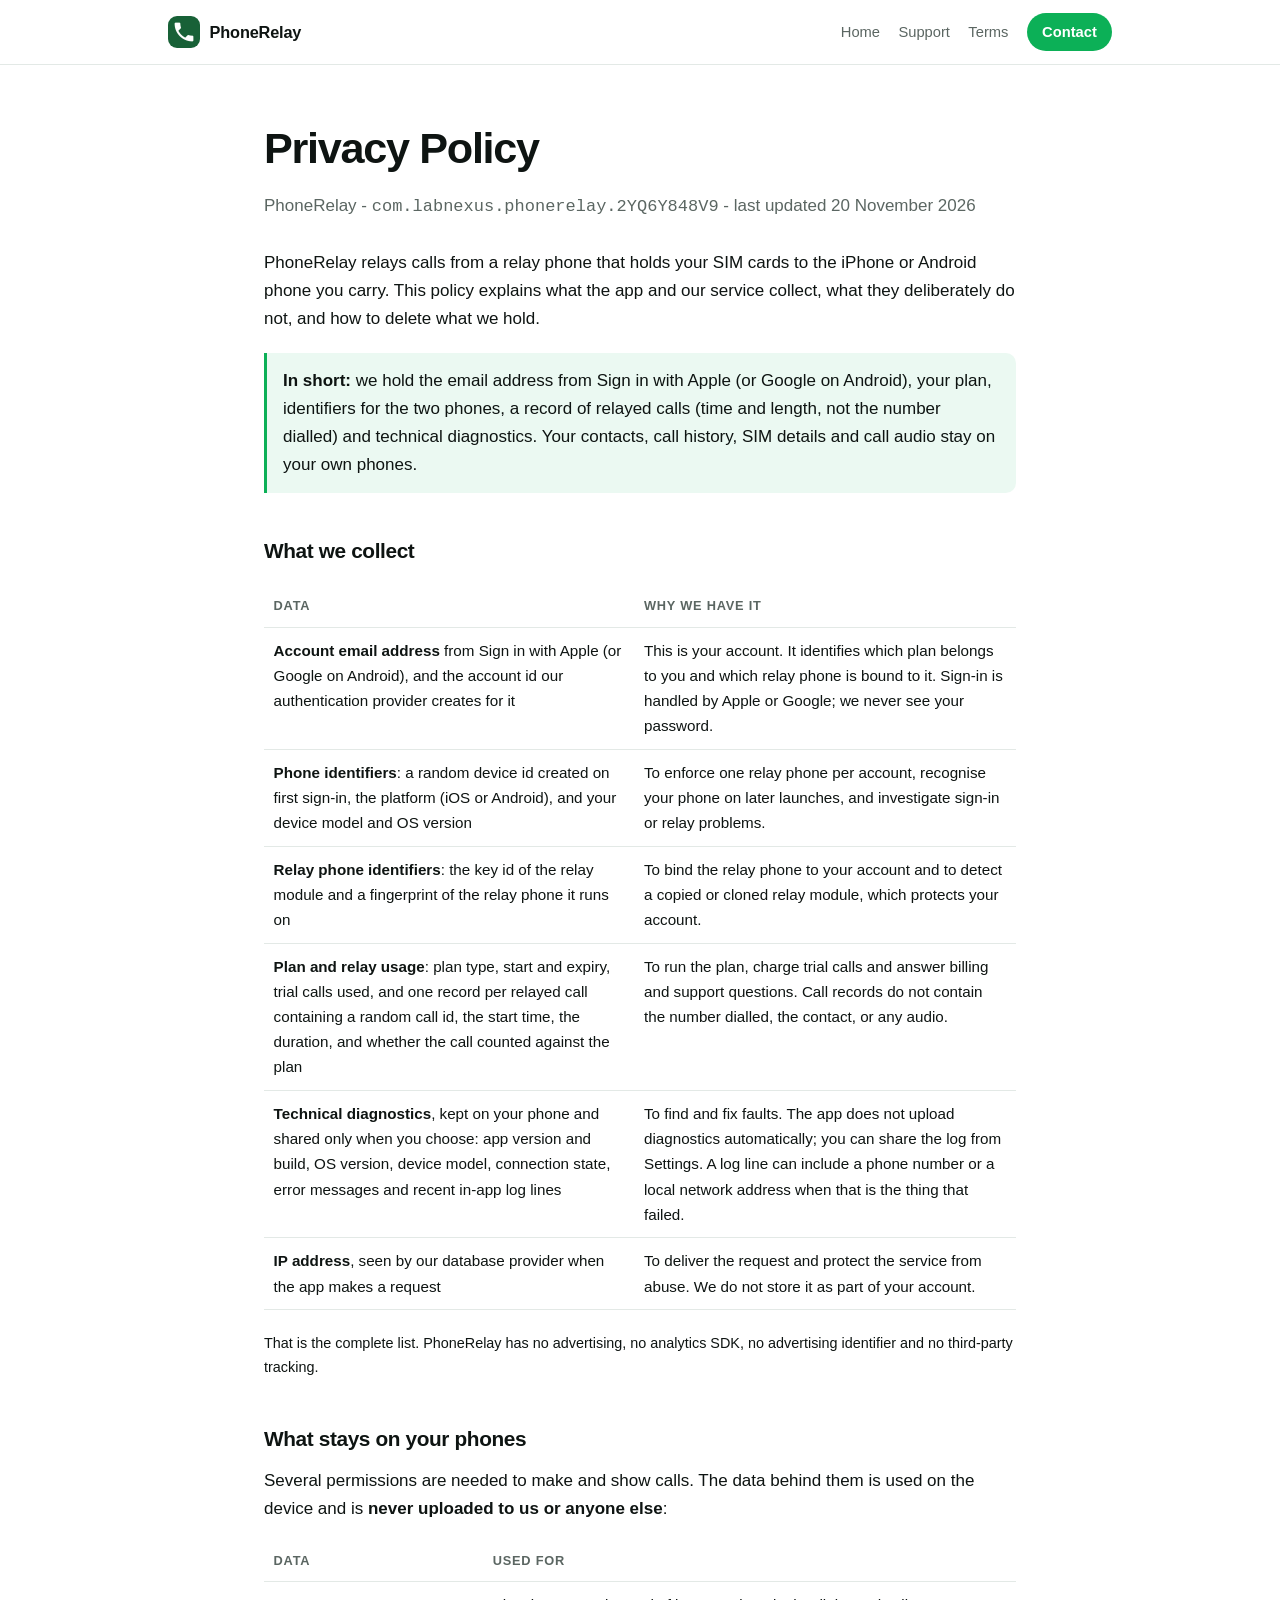
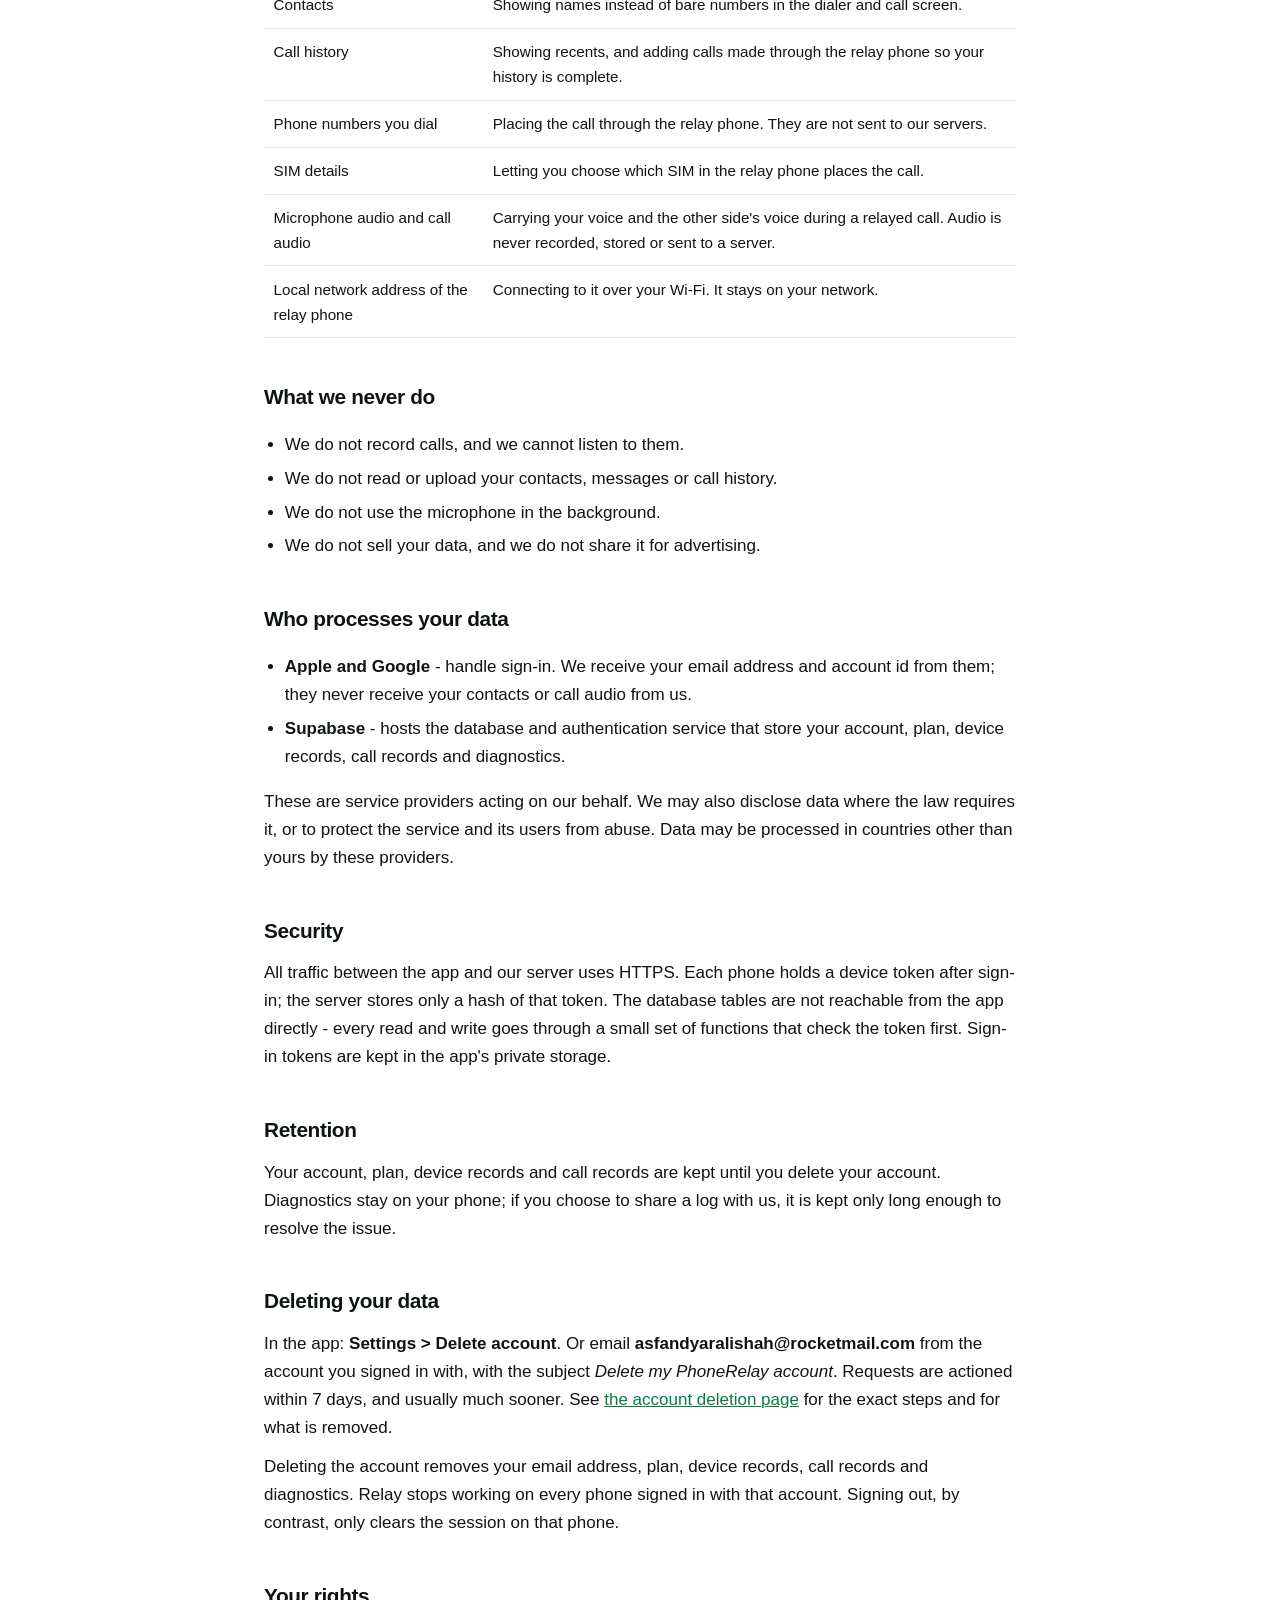
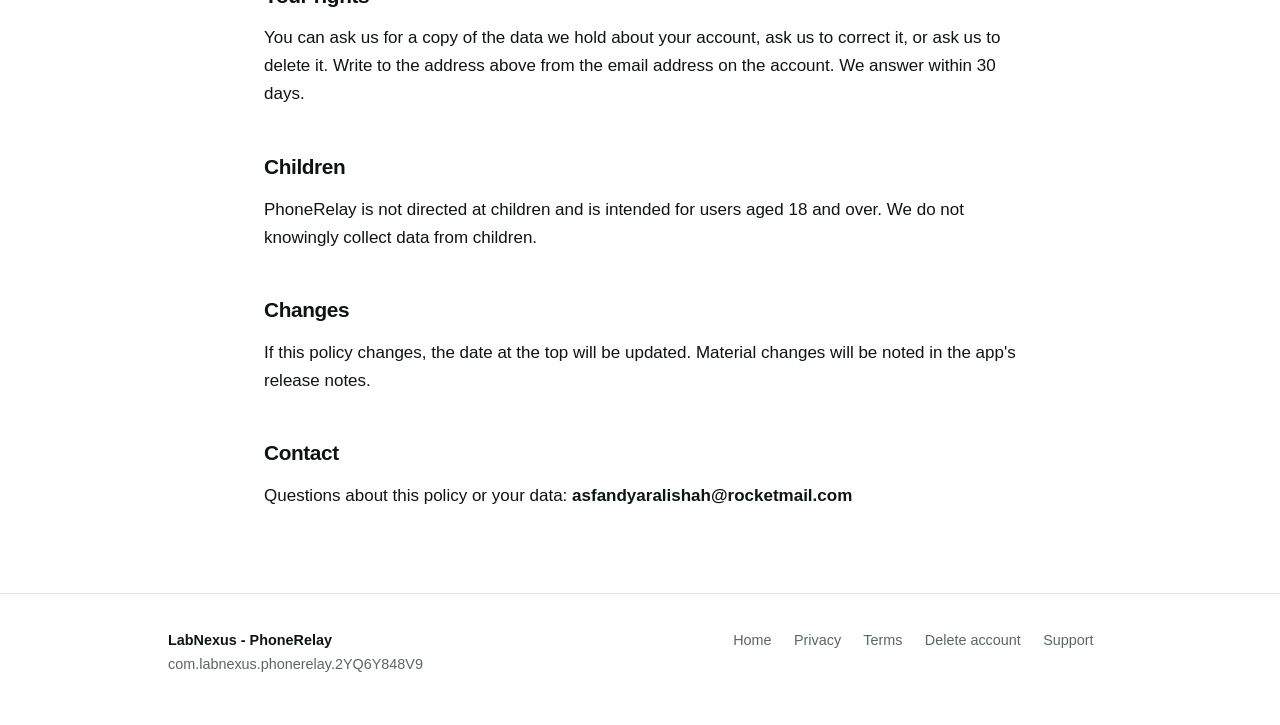
<file: docs/privacy.html>
<!DOCTYPE html>
<html lang="en">
<head>
<meta charset="utf-8">
<meta name="viewport" content="width=device-width, initial-scale=1">
<title>Privacy Policy - PhoneRelay</title>
<meta name="description" content="What PhoneRelay collects, what stays on your phones, and how to delete your account.">
<meta name="theme-color" content="#0CB057">
<link rel="icon" href="assets/phonerelay-icon.png">
<link rel="stylesheet" href="assets/site.css">
</head>
<body>

<header class="topbar">
  <div class="wrap">
    <a class="brand" href="index.html">
      <img src="assets/phonerelay-icon.png" alt="">
      <span>PhoneRelay</span>
    </a>
    <nav class="nav">
      <a href="index.html">Home</a>
      <a href="support.html">Support</a>
      <a href="terms.html">Terms</a>
      <a class="nav-btn" href="mailto:asfandyaralishah@rocketmail.com?subject=PhoneRelay%20privacy">Contact</a>
    </nav>
  </div>
</header>

<div class="wrap">
  <div class="page-head">
    <h1>Privacy Policy</h1>
    <p>PhoneRelay - <code>com.labnexus.phonerelay.2YQ6Y848V9</code> - last updated 20 November 2026</p>
  </div>

  <main class="prose">
    <p>
      PhoneRelay relays calls from a relay phone that holds your SIM cards to the
      iPhone or Android phone you carry. This policy explains what the app and our
      service collect, what they deliberately do not, and how to delete what we hold.
    </p>

    <div class="note">
      <p>
        <strong>In short:</strong> we hold the email address from Sign in with Apple
        (or Google on Android), your plan, identifiers for the two phones, a record of
        relayed calls (time and length, not the number dialled) and technical
        diagnostics. Your contacts, call history, SIM details and call audio stay
        on your own phones.
      </p>
    </div>

    <h2>What we collect</h2>
    <table>
      <tr>
        <th>Data</th>
        <th>Why we have it</th>
      </tr>
      <tr>
        <td><strong>Account email address</strong> from Sign in with Apple (or Google on
        Android), and the account id our authentication provider creates for it</td>
        <td>This is your account. It identifies which plan belongs to you and which
        relay phone is bound to it. Sign-in is handled by Apple or Google; we never
        see your password.</td>
      </tr>
      <tr>
        <td><strong>Phone identifiers</strong>: a random device id created on first
        sign-in, the platform (iOS or Android), and your device model and OS
        version</td>
        <td>To enforce one relay phone per account, recognise your phone on later
        launches, and investigate sign-in or relay problems.</td>
      </tr>
      <tr>
        <td><strong>Relay phone identifiers</strong>: the key id of the relay module
        and a fingerprint of the relay phone it runs on</td>
        <td>To bind the relay phone to your account and to detect a copied or cloned
        relay module, which protects your account.</td>
      </tr>
      <tr>
        <td><strong>Plan and relay usage</strong>: plan type, start and expiry,
        trial calls used, and one record per relayed call containing a random call
        id, the start time, the duration, and whether the call counted against the
        plan</td>
        <td>To run the plan, charge trial calls and answer billing and support
        questions. Call records do not contain the number dialled, the contact, or
        any audio.</td>
      </tr>
      <tr>
        <td><strong>Technical diagnostics</strong>, kept on your phone and shared
        only when you choose: app version and build, OS version, device model,
        connection state, error messages and recent in-app log lines</td>
        <td>To find and fix faults. The app does not upload diagnostics
        automatically; you can share the log from Settings. A log line can include
        a phone number or a local network address when that is the thing that failed.</td>
      </tr>
      <tr>
        <td><strong>IP address</strong>, seen by our database provider when the app
        makes a request</td>
        <td>To deliver the request and protect the service from abuse. We do not
        store it as part of your account.</td>
      </tr>
    </table>
    <p class="muted small">
      That is the complete list. PhoneRelay has no advertising, no analytics SDK, no
      advertising identifier and no third-party tracking.
    </p>

    <h2>What stays on your phones</h2>
    <p>
      Several permissions are needed to make and show calls. The data behind them is
      used on the device and is <strong>never uploaded to us or anyone else</strong>:
    </p>
    <table>
      <tr><th>Data</th><th>Used for</th></tr>
      <tr><td>Contacts</td><td>Showing names instead of bare numbers in the dialer and call screen.</td></tr>
      <tr><td>Call history</td><td>Showing recents, and adding calls made through the relay phone so your history is complete.</td></tr>
      <tr><td>Phone numbers you dial</td><td>Placing the call through the relay phone. They are not sent to our servers.</td></tr>
      <tr><td>SIM details</td><td>Letting you choose which SIM in the relay phone places the call.</td></tr>
      <tr><td>Microphone audio and call audio</td><td>Carrying your voice and the other side's voice during a relayed call. Audio is never recorded, stored or sent to a server.</td></tr>
      <tr><td>Local network address of the relay phone</td><td>Connecting to it over your Wi-Fi. It stays on your network.</td></tr>
    </table>

    <h2>What we never do</h2>
    <ul>
      <li>We do not record calls, and we cannot listen to them.</li>
      <li>We do not read or upload your contacts, messages or call history.</li>
      <li>We do not use the microphone in the background.</li>
      <li>We do not sell your data, and we do not share it for advertising.</li>
    </ul>

    <h2>Who processes your data</h2>
    <ul>
      <li><strong>Apple and Google</strong> - handle sign-in. We receive your email
      address and account id from them; they never receive your contacts or call audio from us.</li>
      <li><strong>Supabase</strong> - hosts the database and authentication service that
      store your account, plan, device records, call records and diagnostics.</li>
    </ul>
    <p>
      These are service providers acting on our behalf. We may also disclose data
      where the law requires it, or to protect the service and its users from abuse.
      Data may be processed in countries other than yours by these providers.
    </p>

    <h2>Security</h2>
    <p>
      All traffic between the app and our server uses HTTPS. Each phone holds a device
      token after sign-in; the server stores only a hash of that token. The database
      tables are not reachable from the app directly - every read and write goes
      through a small set of functions that check the token first. Sign-in tokens are
      kept in the app's private storage.
    </p>

    <h2>Retention</h2>
    <p>
      Your account, plan, device records and call records are kept until you
      delete your account. Diagnostics stay on your phone; if you choose to share
      a log with us, it is kept only long enough to resolve the issue.
    </p>

    <h2>Deleting your data</h2>
    <p>
      In the app: <strong>Settings &gt; Delete account</strong>. Or email
      <strong>asfandyaralishah@rocketmail.com</strong> from the account you signed in
      with, with the subject <em>Delete my PhoneRelay account</em>.
      Requests are actioned within 7 days, and usually much sooner. See
      <a href="account-deletion.html">the account deletion page</a> for the exact
      steps and for what is removed.
    </p>
    <p>
      Deleting the account removes your email address, plan, device records, call
      records and diagnostics. Relay stops working on every phone signed in with that
      account. Signing out, by contrast, only clears the session on that phone.
    </p>

    <h2>Your rights</h2>
    <p>
      You can ask us for a copy of the data we hold about your account, ask us to
      correct it, or ask us to delete it. Write to the address above from the email
      address on the account. We answer within 30 days.
    </p>

    <h2>Children</h2>
    <p>
      PhoneRelay is not directed at children and is intended for users aged 18 and
      over. We do not knowingly collect data from children.
    </p>

    <h2>Changes</h2>
    <p>
      If this policy changes, the date at the top will be updated. Material changes
      will be noted in the app's release notes.
    </p>

    <h2>Contact</h2>
    <p>
      Questions about this policy or your data:
      <strong>asfandyaralishah@rocketmail.com</strong>
    </p>
  </main>
</div>

<footer class="footer">
  <div class="wrap">
    <div>
      <div class="who">LabNexus - PhoneRelay</div>
      <div>com.labnexus.phonerelay.2YQ6Y848V9</div>
    </div>
    <div class="links">
      <a href="index.html">Home</a>
      <a href="privacy.html">Privacy</a>
      <a href="terms.html">Terms</a>
      <a href="account-deletion.html">Delete account</a>
      <a href="support.html">Support</a>
    </div>
  </div>
</footer>

</body>
</html>
</file>
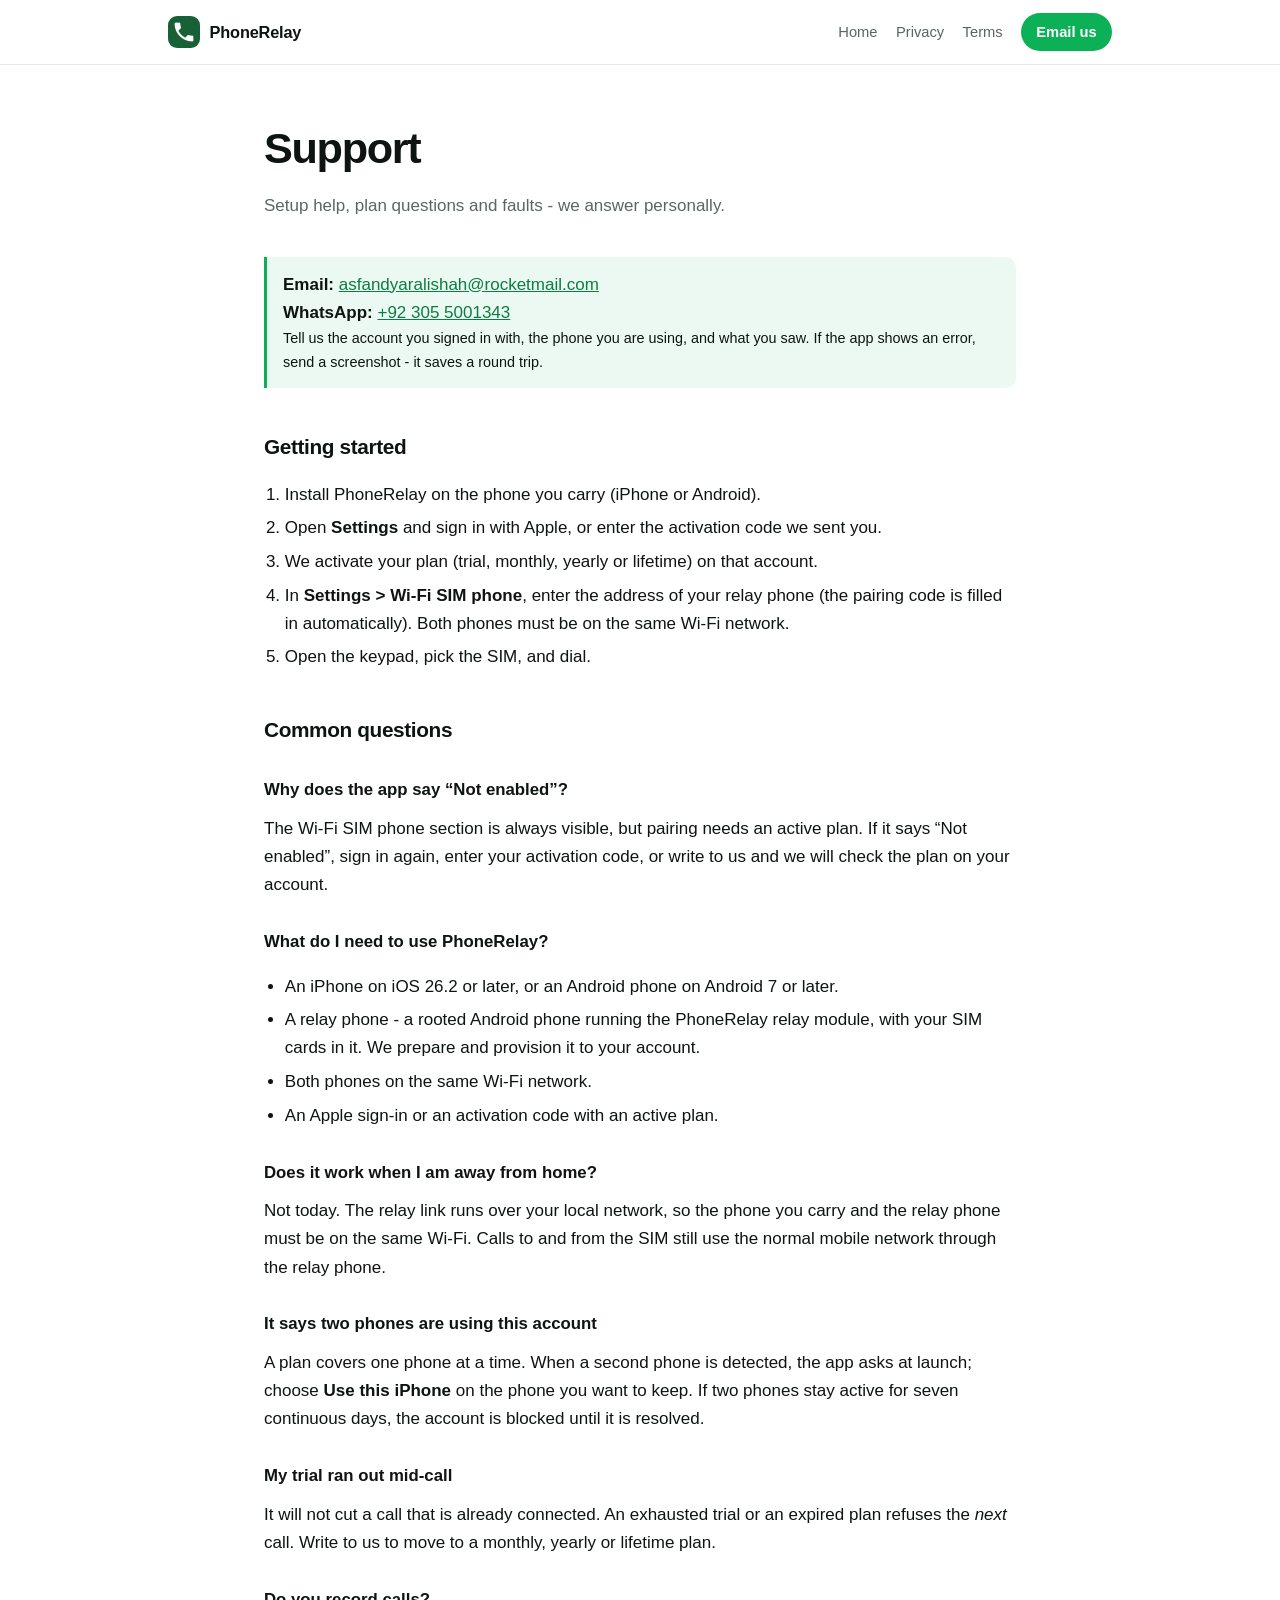
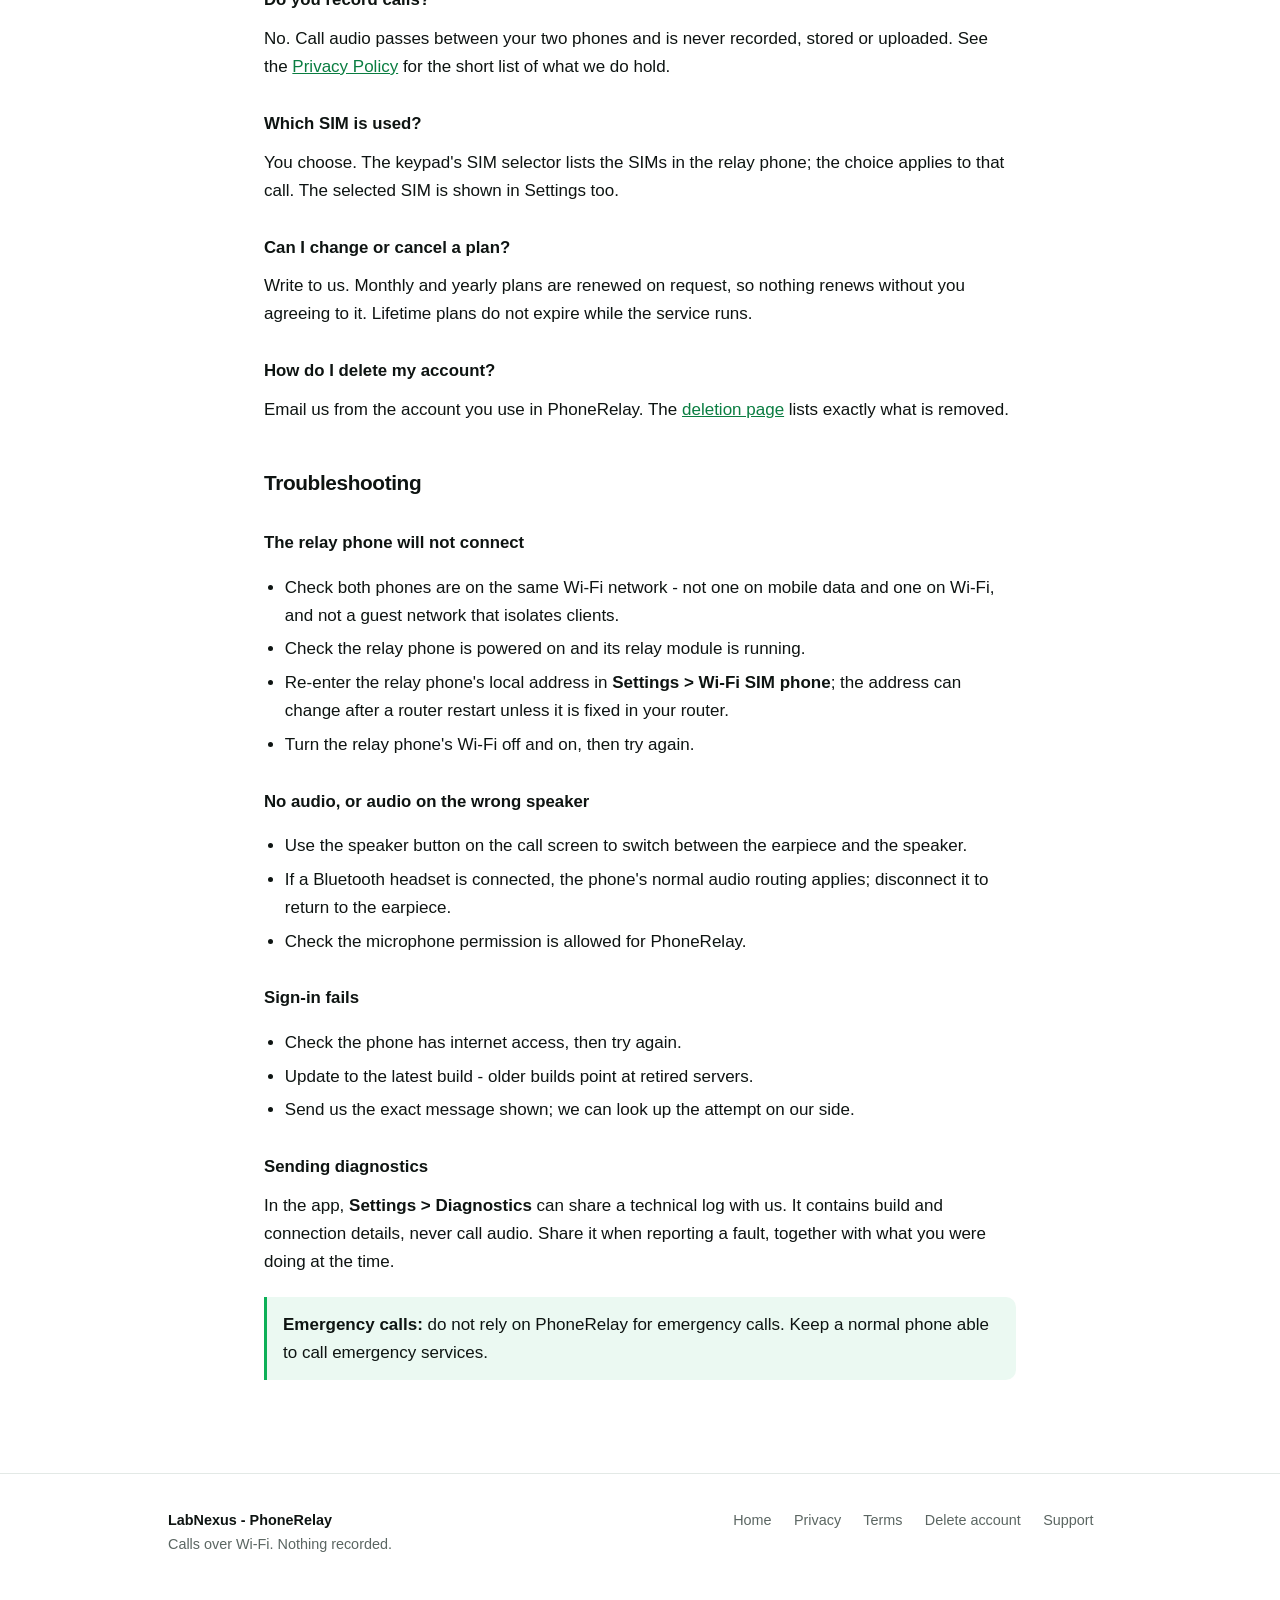
<file: docs/support.html>
<!DOCTYPE html>
<html lang="en">
<head>
<meta charset="utf-8">
<meta name="viewport" content="width=device-width, initial-scale=1">
<title>Support - PhoneRelay</title>
<meta name="description" content="PhoneRelay support: setup, plans, troubleshooting and contact details.">
<meta name="theme-color" content="#0CB057">
<link rel="icon" href="assets/phonerelay-icon.png">
<link rel="stylesheet" href="assets/site.css">
</head>
<body>

<header class="topbar">
  <div class="wrap">
    <a class="brand" href="index.html">
      <img src="assets/phonerelay-icon.png" alt="">
      <span>PhoneRelay</span>
    </a>
    <nav class="nav">
      <a href="index.html">Home</a>
      <a href="privacy.html">Privacy</a>
      <a href="terms.html">Terms</a>
      <a class="nav-btn" href="mailto:asfandyaralishah@rocketmail.com?subject=PhoneRelay%20support">Email us</a>
    </nav>
  </div>
</header>

<div class="wrap">
  <div class="page-head">
    <h1>Support</h1>
    <p>Setup help, plan questions and faults - we answer personally.</p>
  </div>

  <main class="prose">
    <div class="note">
      <p>
        <strong>Email:</strong>
        <a href="mailto:asfandyaralishah@rocketmail.com?subject=PhoneRelay%20support">asfandyaralishah@rocketmail.com</a><br>
        <strong>WhatsApp:</strong>
        <a href="https://wa.me/923055001343">+92 305 5001343</a>
      </p>
      <p class="small muted">
        Tell us the account you signed in with, the phone you are using, and
        what you saw. If the app shows an error, send a screenshot - it saves a round trip.
      </p>
    </div>

    <h2>Getting started</h2>
    <ol>
      <li>Install PhoneRelay on the phone you carry (iPhone or Android).</li>
      <li>Open <strong>Settings</strong> and sign in with Apple, or enter the activation code we sent you.</li>
      <li>We activate your plan (trial, monthly, yearly or lifetime) on that account.</li>
      <li>In <strong>Settings &gt; Wi-Fi SIM phone</strong>, enter the address of your
      relay phone (the pairing code is filled in automatically). Both phones must be on the same Wi-Fi network.</li>
      <li>Open the keypad, pick the SIM, and dial.</li>
    </ol>

    <h2>Common questions</h2>

    <h3>Why does the app say “Not enabled”?</h3>
    <p>
      The Wi-Fi SIM phone section is always visible, but pairing needs an active
      plan. If it says “Not enabled”, sign in again, enter your activation code,
      or write to us and we will check the plan on your account.
    </p>

    <h3>What do I need to use PhoneRelay?</h3>
    <ul>
      <li>An iPhone on iOS 26.2 or later, or an Android phone on Android 7 or later.</li>
      <li>A relay phone - a rooted Android phone running the PhoneRelay relay module,
      with your SIM cards in it. We prepare and provision it to your account.</li>
      <li>Both phones on the same Wi-Fi network.</li>
      <li>An Apple sign-in or an activation code with an active plan.</li>
    </ul>

    <h3>Does it work when I am away from home?</h3>
    <p>
      Not today. The relay link runs over your local network, so the phone you carry
      and the relay phone must be on the same Wi-Fi. Calls to and from the SIM still
      use the normal mobile network through the relay phone.
    </p>

    <h3>It says two phones are using this account</h3>
    <p>
      A plan covers one phone at a time. When a second phone is detected, the app
      asks at launch; choose <strong>Use this iPhone</strong> on the phone you want
      to keep. If two phones stay active for seven continuous days, the account is
      blocked until it is resolved.
    </p>

    <h3>My trial ran out mid-call</h3>
    <p>
      It will not cut a call that is already connected. An exhausted trial or an
      expired plan refuses the <em>next</em> call. Write to us to move to a monthly,
      yearly or lifetime plan.
    </p>

    <h3>Do you record calls?</h3>
    <p>
      No. Call audio passes between your two phones and is never recorded, stored or
      uploaded. See the <a href="privacy.html">Privacy Policy</a> for the short list of
      what we do hold.
    </p>

    <h3>Which SIM is used?</h3>
    <p>
      You choose. The keypad's SIM selector lists the SIMs in the relay phone; the
      choice applies to that call. The selected SIM is shown in Settings too.
    </p>

    <h3>Can I change or cancel a plan?</h3>
    <p>
      Write to us. Monthly and yearly plans are renewed on request, so nothing renews
      without you agreeing to it. Lifetime plans do not expire while the service runs.
    </p>

    <h3>How do I delete my account?</h3>
    <p>
      Email us from the account you use in PhoneRelay. The
      <a href="account-deletion.html">deletion page</a> lists exactly what is removed.
    </p>

    <h2>Troubleshooting</h2>

    <h3>The relay phone will not connect</h3>
    <ul>
      <li>Check both phones are on the same Wi-Fi network - not one on mobile data and
      one on Wi-Fi, and not a guest network that isolates clients.</li>
      <li>Check the relay phone is powered on and its relay module is running.</li>
      <li>Re-enter the relay phone's local address in
      <strong>Settings &gt; Wi-Fi SIM phone</strong>; the address can change after a
      router restart unless it is fixed in your router.</li>
      <li>Turn the relay phone's Wi-Fi off and on, then try again.</li>
    </ul>

    <h3>No audio, or audio on the wrong speaker</h3>
    <ul>
      <li>Use the speaker button on the call screen to switch between the earpiece and
      the speaker.</li>
      <li>If a Bluetooth headset is connected, the phone's normal audio routing applies;
      disconnect it to return to the earpiece.</li>
      <li>Check the microphone permission is allowed for PhoneRelay.</li>
    </ul>

    <h3>Sign-in fails</h3>
    <ul>
      <li>Check the phone has internet access, then try again.</li>
      <li>Update to the latest build - older builds point at retired servers.</li>
      <li>Send us the exact message shown; we can look up the attempt on our side.</li>
    </ul>

    <h3>Sending diagnostics</h3>
    <p>
      In the app, <strong>Settings &gt; Diagnostics</strong> can share a technical log
      with us. It contains build and connection details, never call audio. Share it
      when reporting a fault, together with what you were doing at the time.
    </p>

    <div class="note">
      <p>
        <strong>Emergency calls:</strong> do not rely on PhoneRelay for emergency
        calls. Keep a normal phone able to call emergency services.
      </p>
    </div>
  </main>
</div>

<footer class="footer">
  <div class="wrap">
    <div>
      <div class="who">LabNexus - PhoneRelay</div>
      <div>Calls over Wi-Fi. Nothing recorded.</div>
    </div>
    <div class="links">
      <a href="index.html">Home</a>
      <a href="privacy.html">Privacy</a>
      <a href="terms.html">Terms</a>
      <a href="account-deletion.html">Delete account</a>
      <a href="support.html">Support</a>
    </div>
  </div>
</footer>

</body>
</html>
</file>
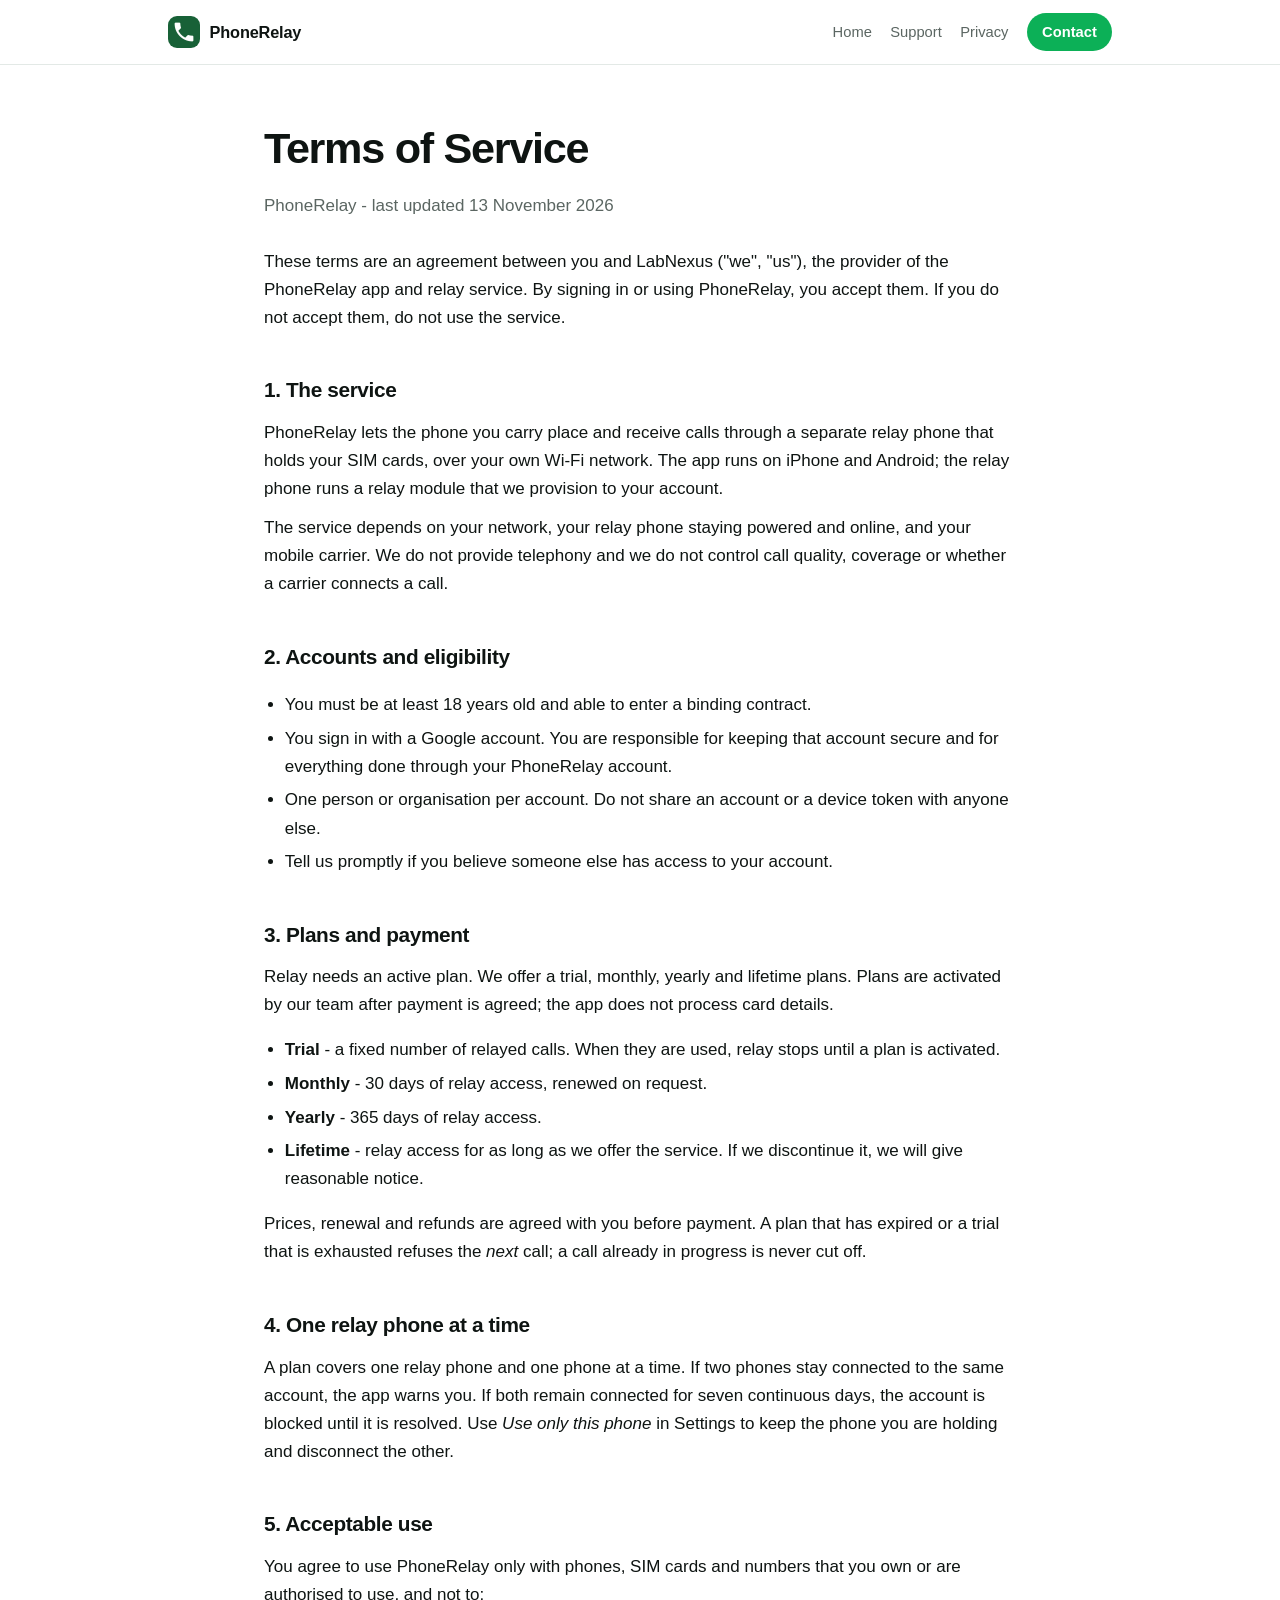
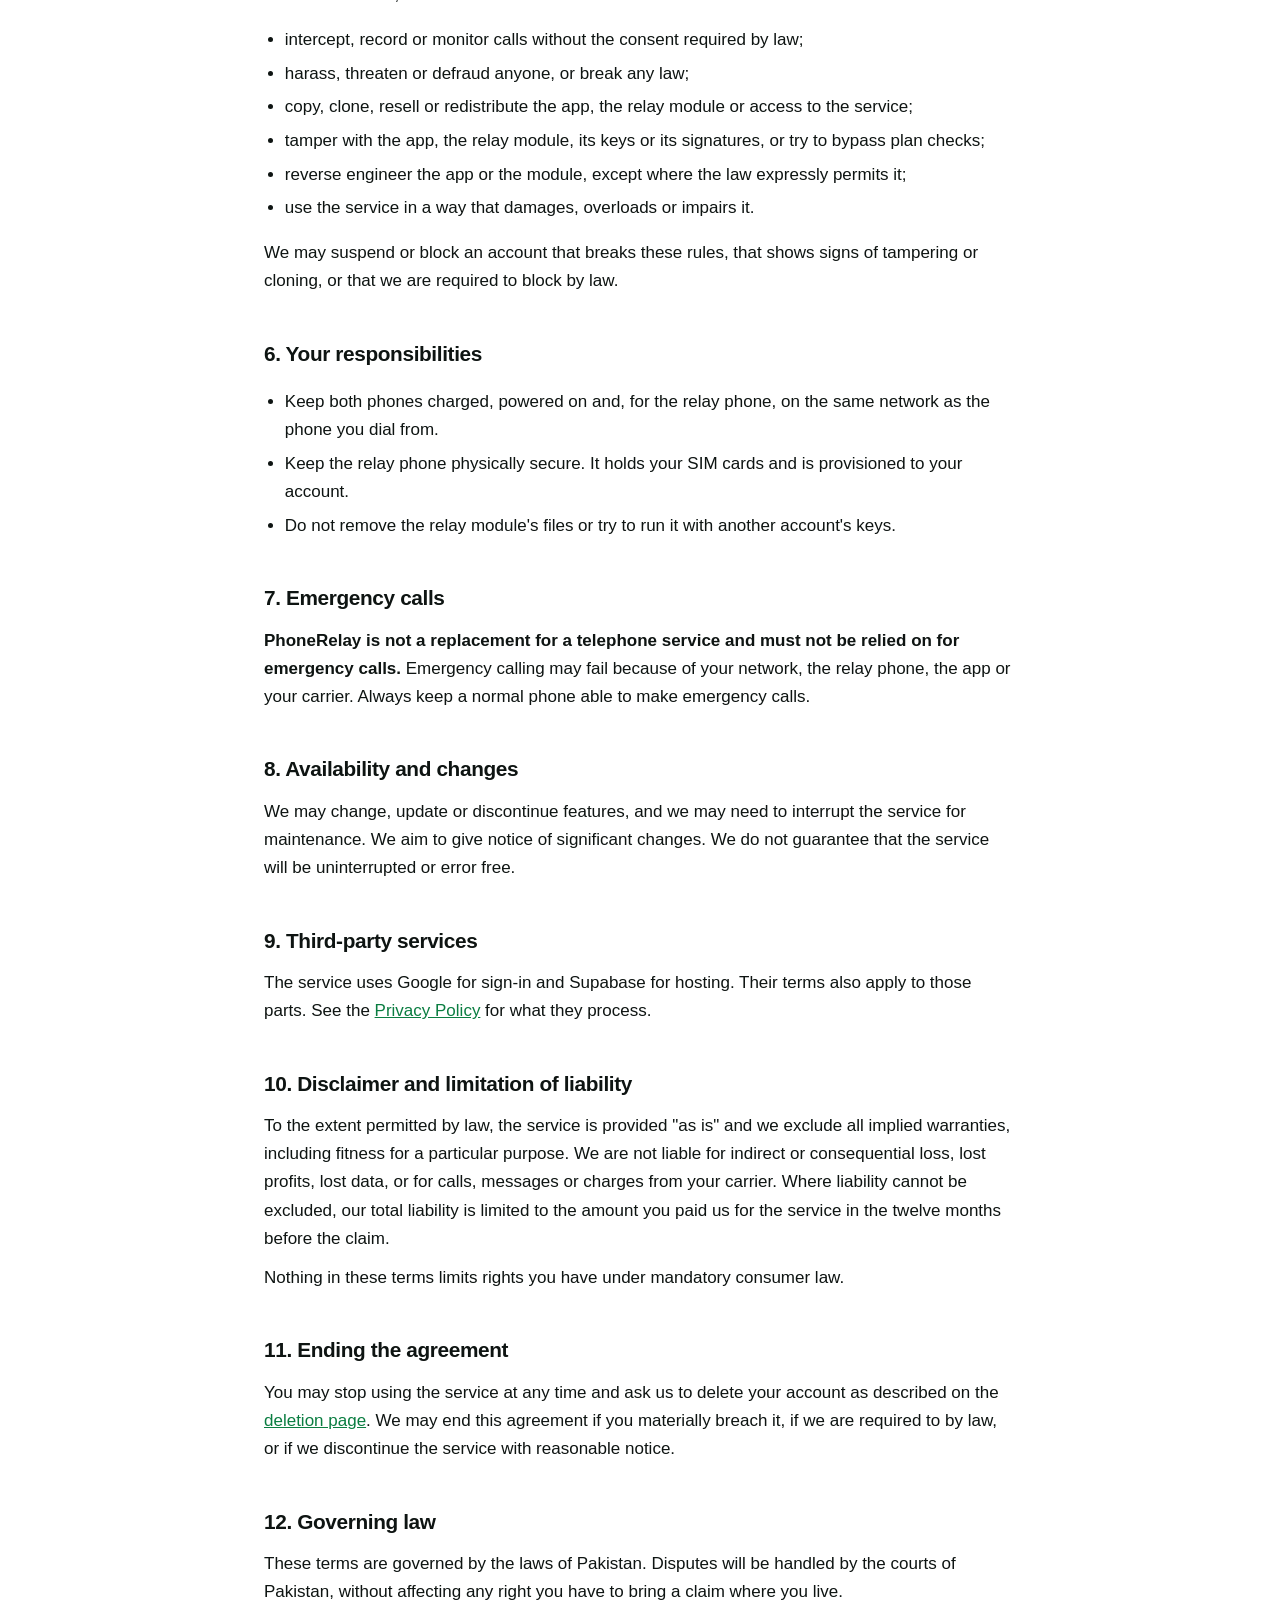
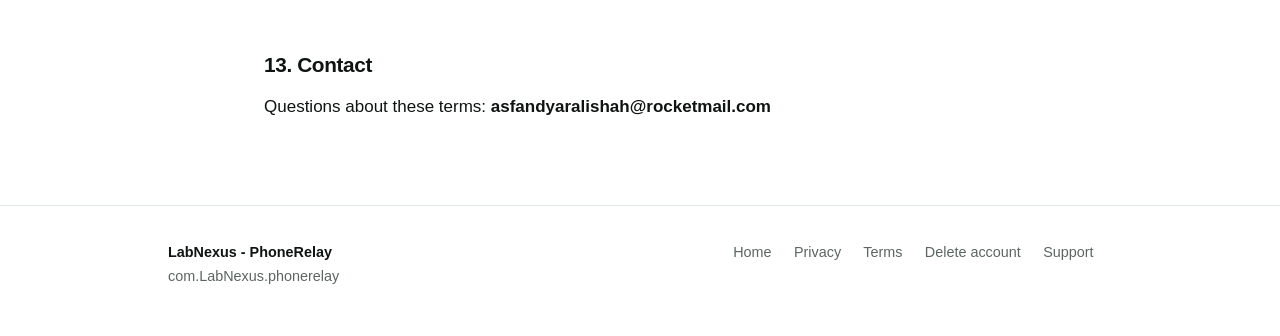
<file: docs/terms.html>
<!DOCTYPE html>
<html lang="en">
<head>
<meta charset="utf-8">
<meta name="viewport" content="width=device-width, initial-scale=1">
<title>Terms of Service - PhoneRelay</title>
<meta name="description" content="The terms that apply to using PhoneRelay and its relay plans.">
<meta name="theme-color" content="#0CB057">
<link rel="icon" href="assets/phonerelay-icon.png">
<link rel="stylesheet" href="assets/site.css">
</head>
<body>

<header class="topbar">
  <div class="wrap">
    <a class="brand" href="index.html">
      <img src="assets/phonerelay-icon.png" alt="">
      <span>PhoneRelay</span>
    </a>
    <nav class="nav">
      <a href="index.html">Home</a>
      <a href="support.html">Support</a>
      <a href="privacy.html">Privacy</a>
      <a class="nav-btn" href="mailto:asfandyaralishah@rocketmail.com?subject=PhoneRelay">Contact</a>
    </nav>
  </div>
</header>

<div class="wrap">
  <div class="page-head">
    <h1>Terms of Service</h1>
    <p>PhoneRelay - last updated 13 November 2026</p>
  </div>

  <main class="prose">
    <p>
      These terms are an agreement between you and LabNexus ("we", "us"), the
      provider of the PhoneRelay app and relay service. By signing in or using
      PhoneRelay, you accept them. If you do not accept them, do not use the service.
    </p>

    <h2>1. The service</h2>
    <p>
      PhoneRelay lets the phone you carry place and receive calls through a separate
      relay phone that holds your SIM cards, over your own Wi-Fi network. The app runs
      on iPhone and Android; the relay phone runs a relay module that we provision to
      your account.
    </p>
    <p>
      The service depends on your network, your relay phone staying powered and
      online, and your mobile carrier. We do not provide telephony and we do not
      control call quality, coverage or whether a carrier connects a call.
    </p>

    <h2>2. Accounts and eligibility</h2>
    <ul>
      <li>You must be at least 18 years old and able to enter a binding contract.</li>
      <li>You sign in with a Google account. You are responsible for keeping that
      account secure and for everything done through your PhoneRelay account.</li>
      <li>One person or organisation per account. Do not share an account or a device
      token with anyone else.</li>
      <li>Tell us promptly if you believe someone else has access to your account.</li>
    </ul>

    <h2>3. Plans and payment</h2>
    <p>
      Relay needs an active plan. We offer a trial, monthly, yearly and lifetime
      plans. Plans are activated by our team after payment is agreed; the app does not
      process card details.
    </p>
    <ul>
      <li><strong>Trial</strong> - a fixed number of relayed calls. When they are
      used, relay stops until a plan is activated.</li>
      <li><strong>Monthly</strong> - 30 days of relay access, renewed on request.</li>
      <li><strong>Yearly</strong> - 365 days of relay access.</li>
      <li><strong>Lifetime</strong> - relay access for as long as we offer the
      service. If we discontinue it, we will give reasonable notice.</li>
    </ul>
    <p>
      Prices, renewal and refunds are agreed with you before payment. A plan that has
      expired or a trial that is exhausted refuses the <em>next</em> call; a call
      already in progress is never cut off.
    </p>

    <h2>4. One relay phone at a time</h2>
    <p>
      A plan covers one relay phone and one phone at a time. If two phones stay
      connected to the same account, the app warns you. If both remain connected for
      seven continuous days, the account is blocked until it is resolved. Use
      <em>Use only this phone</em> in Settings to keep the phone you are holding and
      disconnect the other.
    </p>

    <h2>5. Acceptable use</h2>
    <p>You agree to use PhoneRelay only with phones, SIM cards and numbers that you own or are authorised to use, and not to:</p>
    <ul>
      <li>intercept, record or monitor calls without the consent required by law;</li>
      <li>harass, threaten or defraud anyone, or break any law;</li>
      <li>copy, clone, resell or redistribute the app, the relay module or access to the service;</li>
      <li>tamper with the app, the relay module, its keys or its signatures, or try to bypass plan checks;</li>
      <li>reverse engineer the app or the module, except where the law expressly permits it;</li>
      <li>use the service in a way that damages, overloads or impairs it.</li>
    </ul>
    <p>
      We may suspend or block an account that breaks these rules, that shows signs of
      tampering or cloning, or that we are required to block by law.
    </p>

    <h2>6. Your responsibilities</h2>
    <ul>
      <li>Keep both phones charged, powered on and, for the relay phone, on the same
      network as the phone you dial from.</li>
      <li>Keep the relay phone physically secure. It holds your SIM cards and is
      provisioned to your account.</li>
      <li>Do not remove the relay module's files or try to run it with another
      account's keys.</li>
    </ul>

    <h2>7. Emergency calls</h2>
    <p>
      <strong>PhoneRelay is not a replacement for a telephone service and must not be
      relied on for emergency calls.</strong> Emergency calling may fail because of your
      network, the relay phone, the app or your carrier. Always keep a normal phone
      able to make emergency calls.
    </p>

    <h2>8. Availability and changes</h2>
    <p>
      We may change, update or discontinue features, and we may need to interrupt the
      service for maintenance. We aim to give notice of significant changes. We do not
      guarantee that the service will be uninterrupted or error free.
    </p>

    <h2>9. Third-party services</h2>
    <p>
      The service uses Google for sign-in and Supabase for hosting. Their terms also
      apply to those parts. See the <a href="privacy.html">Privacy Policy</a> for what
      they process.
    </p>

    <h2>10. Disclaimer and limitation of liability</h2>
    <p>
      To the extent permitted by law, the service is provided "as is" and we exclude
      all implied warranties, including fitness for a particular purpose. We are not
      liable for indirect or consequential loss, lost profits, lost data, or for calls,
      messages or charges from your carrier. Where liability cannot be excluded, our
      total liability is limited to the amount you paid us for the service in the
      twelve months before the claim.
    </p>
    <p>
      Nothing in these terms limits rights you have under mandatory consumer law.
    </p>

    <h2>11. Ending the agreement</h2>
    <p>
      You may stop using the service at any time and ask us to delete your account as
      described on the <a href="account-deletion.html">deletion page</a>. We may end
      this agreement if you materially breach it, if we are required to by law, or if
      we discontinue the service with reasonable notice.
    </p>

    <h2>12. Governing law</h2>
    <p>
      These terms are governed by the laws of Pakistan. Disputes will be handled by the
      courts of Pakistan, without affecting any right you have to bring a claim where
      you live.
    </p>

    <h2>13. Contact</h2>
    <p>
      Questions about these terms:
      <strong>asfandyaralishah@rocketmail.com</strong>
    </p>
  </main>
</div>

<footer class="footer">
  <div class="wrap">
    <div>
      <div class="who">LabNexus - PhoneRelay</div>
      <div>com.LabNexus.phonerelay</div>
    </div>
    <div class="links">
      <a href="index.html">Home</a>
      <a href="privacy.html">Privacy</a>
      <a href="terms.html">Terms</a>
      <a href="account-deletion.html">Delete account</a>
      <a href="support.html">Support</a>
    </div>
  </div>
</footer>

</body>
</html>
</file>
<file: docs/assets/site.css>
:root {
  color-scheme: light dark;
  --green: #0CB057;
  --green-ink: #0a7d41;
  --green-deep: #186137;
  --bg: #ffffff;
  --bg-soft: #f5f8f6;
  --card: #ffffff;
  --border: #e3e9e6;
  --text: #0e1412;
  --muted: #5b6662;
  --radius: 18px;
  --shadow: 0 1px 2px rgba(14, 20, 18, .05), 0 16px 40px rgba(14, 20, 18, .08);
}

@media (prefers-color-scheme: dark) {
  :root {
    --green: #2ecc71;
    --green-ink: #5fe39b;
    --green-deep: #8fe6b5;
    --bg: #0b0f0d;
    --bg-soft: #111614;
    --card: #101513;
    --border: #222a27;
    --text: #eef3f1;
    --muted: #9aa5a1;
    --shadow: 0 1px 2px rgba(0, 0, 0, .5), 0 16px 40px rgba(0, 0, 0, .45);
  }
}

* { box-sizing: border-box; }
html { -webkit-text-size-adjust: 100%; scroll-behavior: smooth; }

body {
  margin: 0;
  background: var(--bg);
  color: var(--text);
  font: 17px/1.65 -apple-system, BlinkMacSystemFont, "Segoe UI", Roboto, "Helvetica Neue", Arial, sans-serif;
}

img { max-width: 100%; height: auto; }
a { color: var(--green-ink); }
a:hover { text-decoration: none; }

.wrap { max-width: 62rem; margin: 0 auto; padding: 0 1.5rem; }

/* ---------------------------------------------------------------- top bar */
.topbar {
  position: sticky; top: 0; z-index: 20;
  background: color-mix(in srgb, var(--bg) 86%, transparent);
  backdrop-filter: blur(10px);
  border-bottom: 1px solid var(--border);
}
.topbar .wrap { display: flex; align-items: center; gap: .7rem; height: 4rem; }
.brand {
  display: flex; align-items: center; gap: .6rem;
  text-decoration: none; color: inherit; font-weight: 700; letter-spacing: -.01em;
}
.brand img { width: 32px; height: 32px; border-radius: 9px; }
.brand span { font-size: 1.02rem; }
.nav { margin-left: auto; display: flex; align-items: center; gap: 1.15rem; font-size: .92rem; }
.nav a { color: var(--muted); text-decoration: none; font-weight: 500; }
.nav a:hover { color: var(--text); }
.nav .nav-btn {
  color: #fff; background: var(--green); padding: .45rem .95rem;
  border-radius: 999px; font-weight: 600;
}
.nav .nav-btn:hover { color: #fff; filter: brightness(1.04); }
@media (max-width: 700px) { .nav a:not(.nav-btn) { display: none; } }

/* ------------------------------------------------------------------- hero */
.hero { padding: 4.5rem 0 3.25rem; }
@supports (display: grid) {
  .hero > .wrap { display: grid; grid-template-columns: 1.08fr .92fr; gap: 3.25rem; align-items: center; }
}
.eyebrow {
  display: inline-block; font-size: .72rem; letter-spacing: .13em;
  text-transform: uppercase; font-weight: 700; color: var(--green-ink);
  border: 1px solid color-mix(in srgb, var(--green) 38%, transparent);
  border-radius: 999px; padding: .32rem .8rem; margin-bottom: 1.1rem;
}
.hero h1 {
  font-size: clamp(2.1rem, 5.4vw, 3.35rem);
  line-height: 1.06; letter-spacing: -.035em; margin: 0 0 1rem;
}
.hero .lede { color: var(--muted); font-size: clamp(1rem, 2vw, 1.14rem); max-width: 33rem; margin: 0 0 1.6rem; }
.actions { display: flex; flex-wrap: wrap; gap: .75rem; align-items: center; }

.btn {
  display: inline-flex; align-items: center; justify-content: center; gap: .55rem;
  background: var(--green); color: #fff; text-decoration: none;
  font-weight: 650; font-size: 1rem; padding: .8rem 1.6rem; border-radius: 999px;
  box-shadow: 0 8px 22px color-mix(in srgb, var(--green) 30%, transparent);
  transition: transform .12s ease;
}
.btn:hover { transform: translateY(-1px); }
.btn.secondary {
  background: transparent; color: var(--text);
  border: 1px solid var(--border); box-shadow: none;
}
.pills { display: flex; flex-wrap: wrap; gap: .5rem 1.15rem; margin-top: 1.7rem; padding: 0; list-style: none; color: var(--muted); font-size: .92rem; }
.pills li { display: flex; align-items: center; gap: .42rem; }
.pills svg { width: 15px; height: 15px; stroke: var(--green); stroke-width: 3; fill: none; }
.hero-art { justify-self: center; width: 100%; max-width: 30rem; }

/* --------------------------------------------------------------- sections */
section { padding: 4rem 0; }
section.alt { background: var(--bg-soft); border-block: 1px solid var(--border); }
.head { text-align: center; max-width: 40rem; margin: 0 auto 2.6rem; }
.head h2 { font-size: clamp(1.5rem, 3.4vw, 2.05rem); letter-spacing: -.025em; margin: 0 0 .55rem; }
.head p { margin: 0; color: var(--muted); }

.tiles { display: grid; grid-template-columns: repeat(3, 1fr); gap: 1.1rem; }
.tile {
  background: var(--card); border: 1px solid var(--border);
  border-radius: var(--radius); padding: 1.5rem 1.4rem;
}
.tile .n {
  width: 2.15rem; height: 2.15rem; border-radius: 11px;
  background: var(--green); color: #fff; display: grid; place-items: center;
  font-weight: 700; font-size: .95rem; margin-bottom: .95rem;
}
.tile h3 { margin: 0 0 .35rem; font-size: 1.04rem; letter-spacing: -.012em; }
.tile p { margin: 0; color: var(--muted); font-size: .95rem; }

.cards { display: grid; grid-template-columns: repeat(3, 1fr); gap: 1.1rem; }
.card {
  background: var(--card); border: 1px solid var(--border);
  border-radius: var(--radius); padding: 1.5rem 1.4rem;
}
.card .icon {
  width: 2.4rem; height: 2.4rem; border-radius: 12px;
  background: color-mix(in srgb, var(--green) 13%, transparent);
  display: grid; place-items: center; margin-bottom: .9rem;
}
.card .icon svg { width: 21px; height: 21px; stroke: var(--green); stroke-width: 1.9; fill: none; }
.card h3 { margin: 0 0 .35rem; font-size: 1.02rem; letter-spacing: -.012em; }
.card p { margin: 0; color: var(--muted); font-size: .95rem; }

/* ------------------------------------------------------------------ plans */
.plans { display: grid; grid-template-columns: repeat(4, 1fr); gap: 1rem; }
.plan {
  background: var(--card); border: 1px solid var(--border);
  border-radius: var(--radius); padding: 1.35rem 1.25rem;
  display: flex; flex-direction: column; gap: .35rem;
}
.plan.featured { border-color: color-mix(in srgb, var(--green) 55%, var(--border)); box-shadow: var(--shadow); }
.plan .tag {
  align-self: flex-start; font-size: .68rem; letter-spacing: .1em; text-transform: uppercase;
  font-weight: 700; color: var(--green-ink);
  background: color-mix(in srgb, var(--green) 12%, transparent);
  border-radius: 999px; padding: .2rem .55rem; margin-bottom: .35rem;
}
.plan h3 { margin: 0; font-size: 1.08rem; letter-spacing: -.012em; }
.plan p { margin: 0; color: var(--muted); font-size: .92rem; }
.plans-note { text-align: center; color: var(--muted); font-size: .92rem; margin: 1.6rem auto 0; max-width: 40rem; }

/* ------------------------------------------------------------ prose pages */
.page-head { max-width: 47rem; margin: 0 auto; padding: 3rem 0 1rem; }
.page-head h1 { font-size: clamp(1.9rem, 4.6vw, 2.7rem); letter-spacing: -.03em; margin: 0 0 .5rem; }
.page-head p { color: var(--muted); margin: 0; }

.prose { max-width: 47rem; margin: 0 auto; padding: 0 0 4.5rem; }
.prose h2 { font-size: 1.3rem; letter-spacing: -.018em; margin: 2.6rem 0 .6rem; }
.prose h3 { font-size: 1.05rem; margin: 1.8rem 0 .4rem; }
.prose p, .prose li { color: var(--text); }
.prose p { margin: .7rem 0; }
.prose ul, .prose ol { padding-left: 1.3rem; }
.prose li { margin: .35rem 0; }
.prose strong { font-weight: 650; }
.prose hr { border: 0; border-top: 1px solid var(--border); margin: 2.5rem 0; }
.prose table { width: 100%; border-collapse: collapse; margin: 1rem 0 1.4rem; font-size: .95rem; }
.prose th, .prose td { text-align: left; padding: .65rem .6rem; border-bottom: 1px solid var(--border); vertical-align: top; }
.prose th { font-size: .8rem; text-transform: uppercase; letter-spacing: .06em; color: var(--muted); }
.prose code {
  background: color-mix(in srgb, var(--muted) 14%, transparent);
  padding: .1rem .35rem; border-radius: 5px; font-size: .9em;
}
.note {
  border-left: 3px solid var(--green);
  background: color-mix(in srgb, var(--green) 8%, transparent);
  border-radius: 0 10px 10px 0;
  padding: .85rem 1rem; margin: 1.3rem 0;
}
.note p { margin: 0; }
.muted { color: var(--muted); }
.small { font-size: .9rem; }

/* ------------------------------------------------------------------ cta */
.cta { text-align: center; }
.cta .head { margin-bottom: 1.6rem; }
.cta .num { display: block; margin-top: 1rem; font-weight: 600; }
.cta .alt-contact { margin: .55rem 0 0; font-size: .92rem; color: var(--muted); }

/* --------------------------------------------------------------- footer */
.footer {
  border-top: 1px solid var(--border);
  padding: 2.2rem 0 3rem; color: var(--muted); font-size: .9rem;
}
.footer .wrap { display: flex; flex-wrap: wrap; gap: 1rem 2rem; justify-content: space-between; align-items: flex-start; }
.footer .links a { margin-right: 1.15rem; color: var(--muted); text-decoration: none; }
.footer .links a:hover { color: var(--text); }
.footer .who { font-weight: 600; color: var(--text); }

@media (max-width: 980px) {
  .plans { grid-template-columns: repeat(2, 1fr); }
  .tiles, .cards { grid-template-columns: repeat(2, 1fr); }
}
@media (max-width: 760px) {
  .hero > .wrap { grid-template-columns: 1fr; gap: 2.25rem; }
  .hero { padding-top: 3rem; }
  .hero-art { order: -1; max-width: 22rem; }
  section { padding: 3rem 0; }
}
@media (max-width: 560px) {
  .tiles, .cards, .plans { grid-template-columns: 1fr; }
}
</file>
